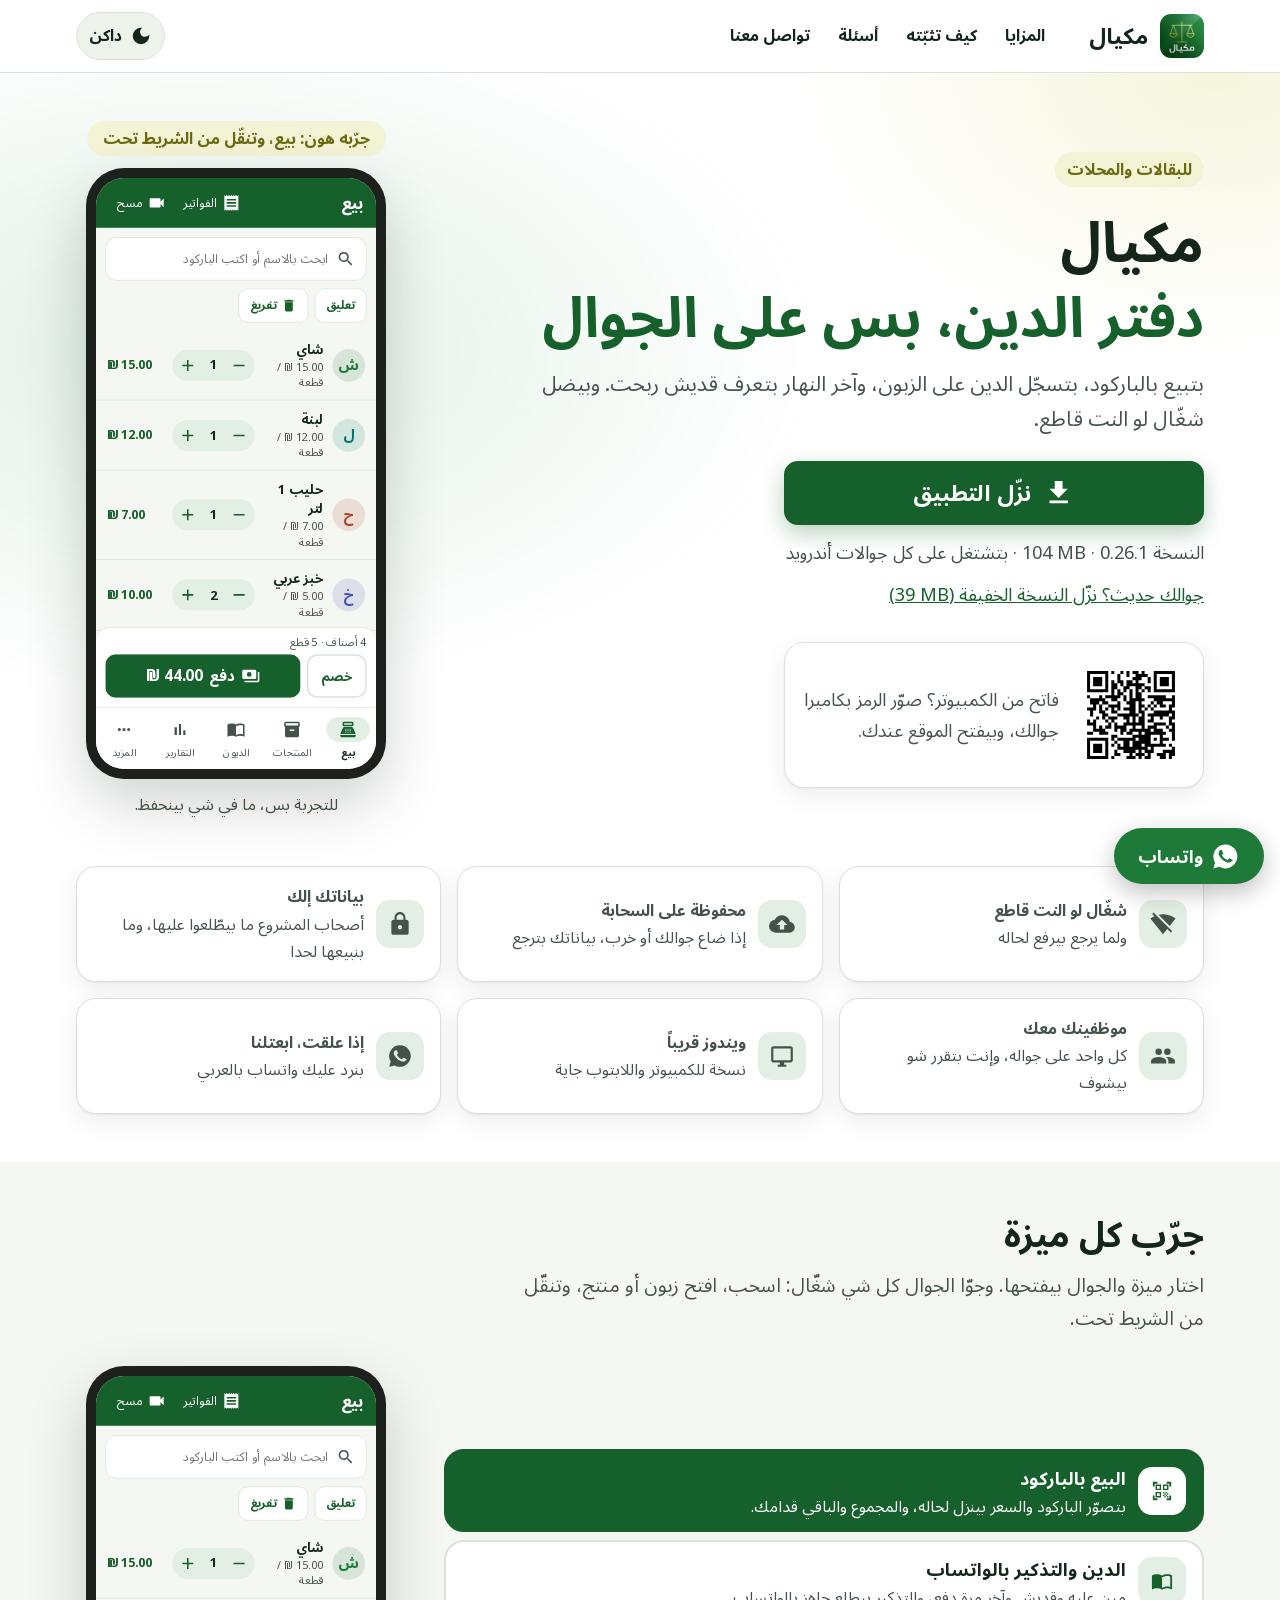
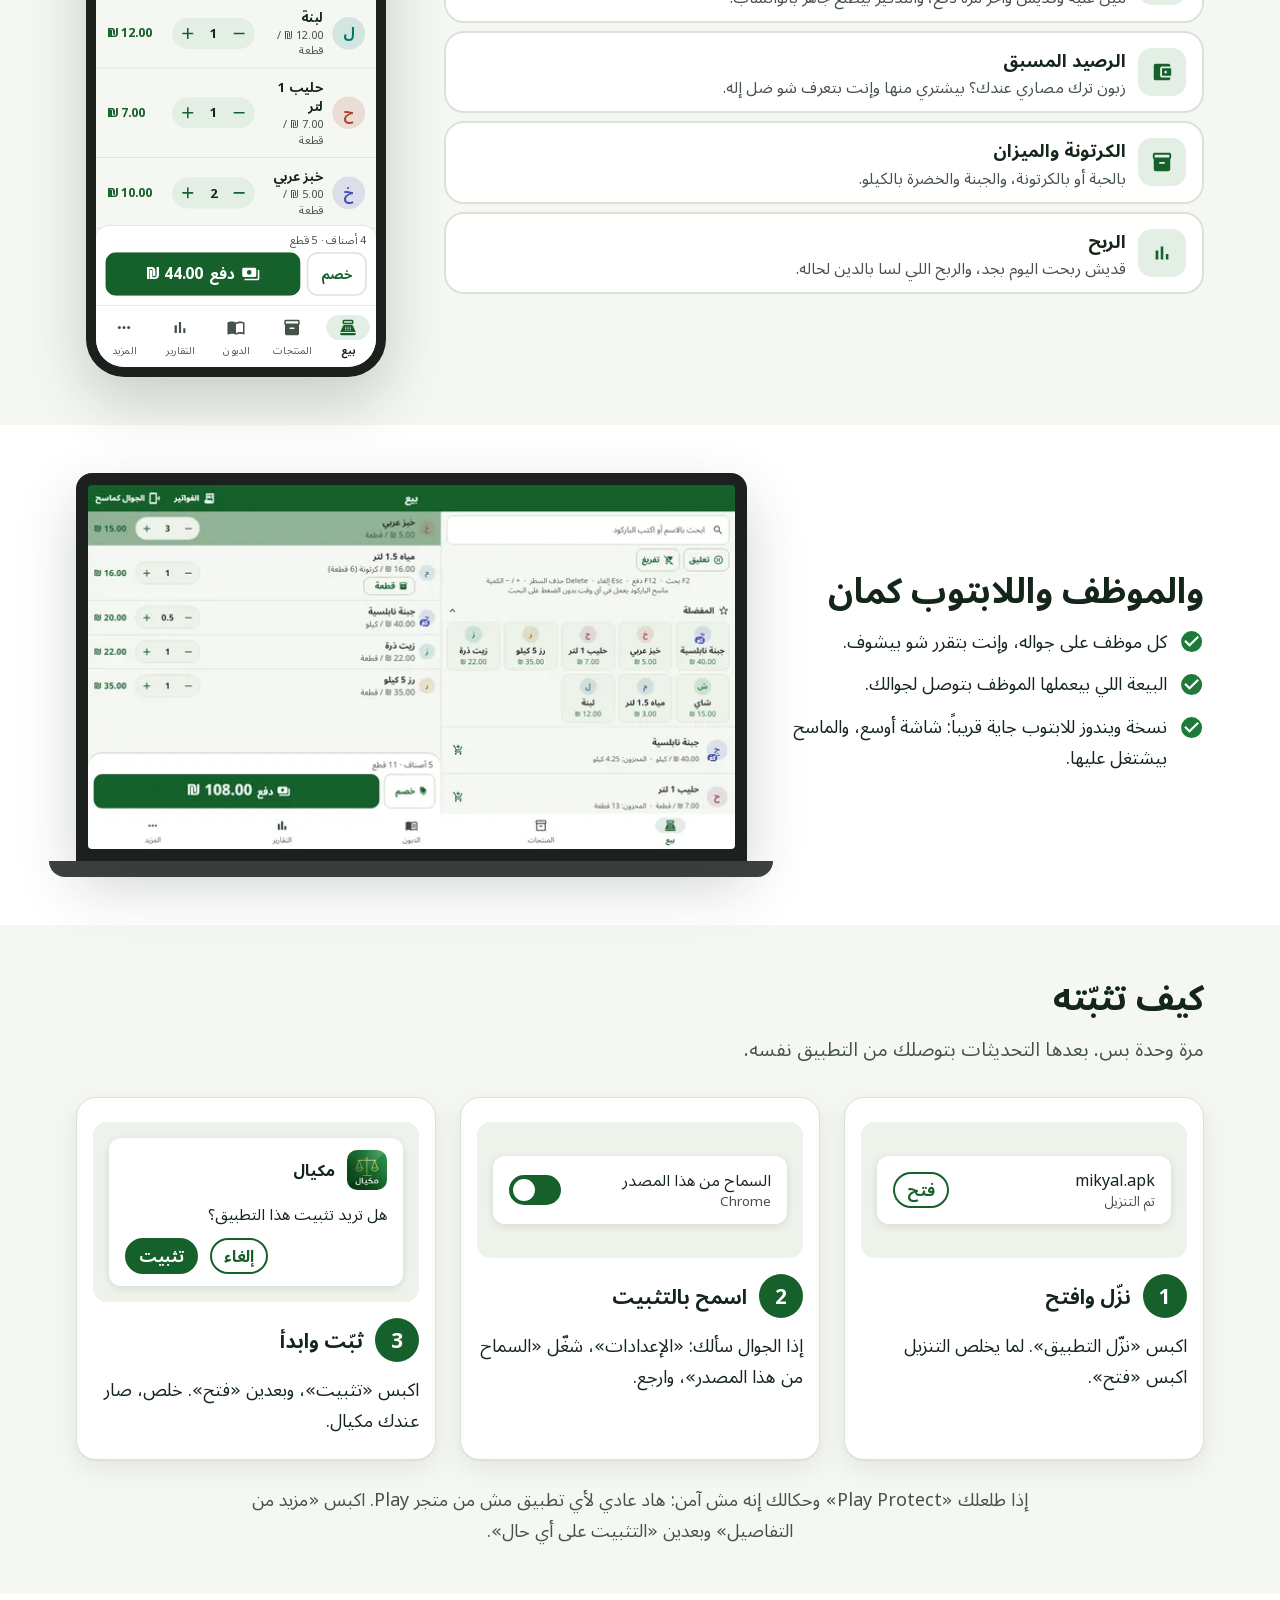
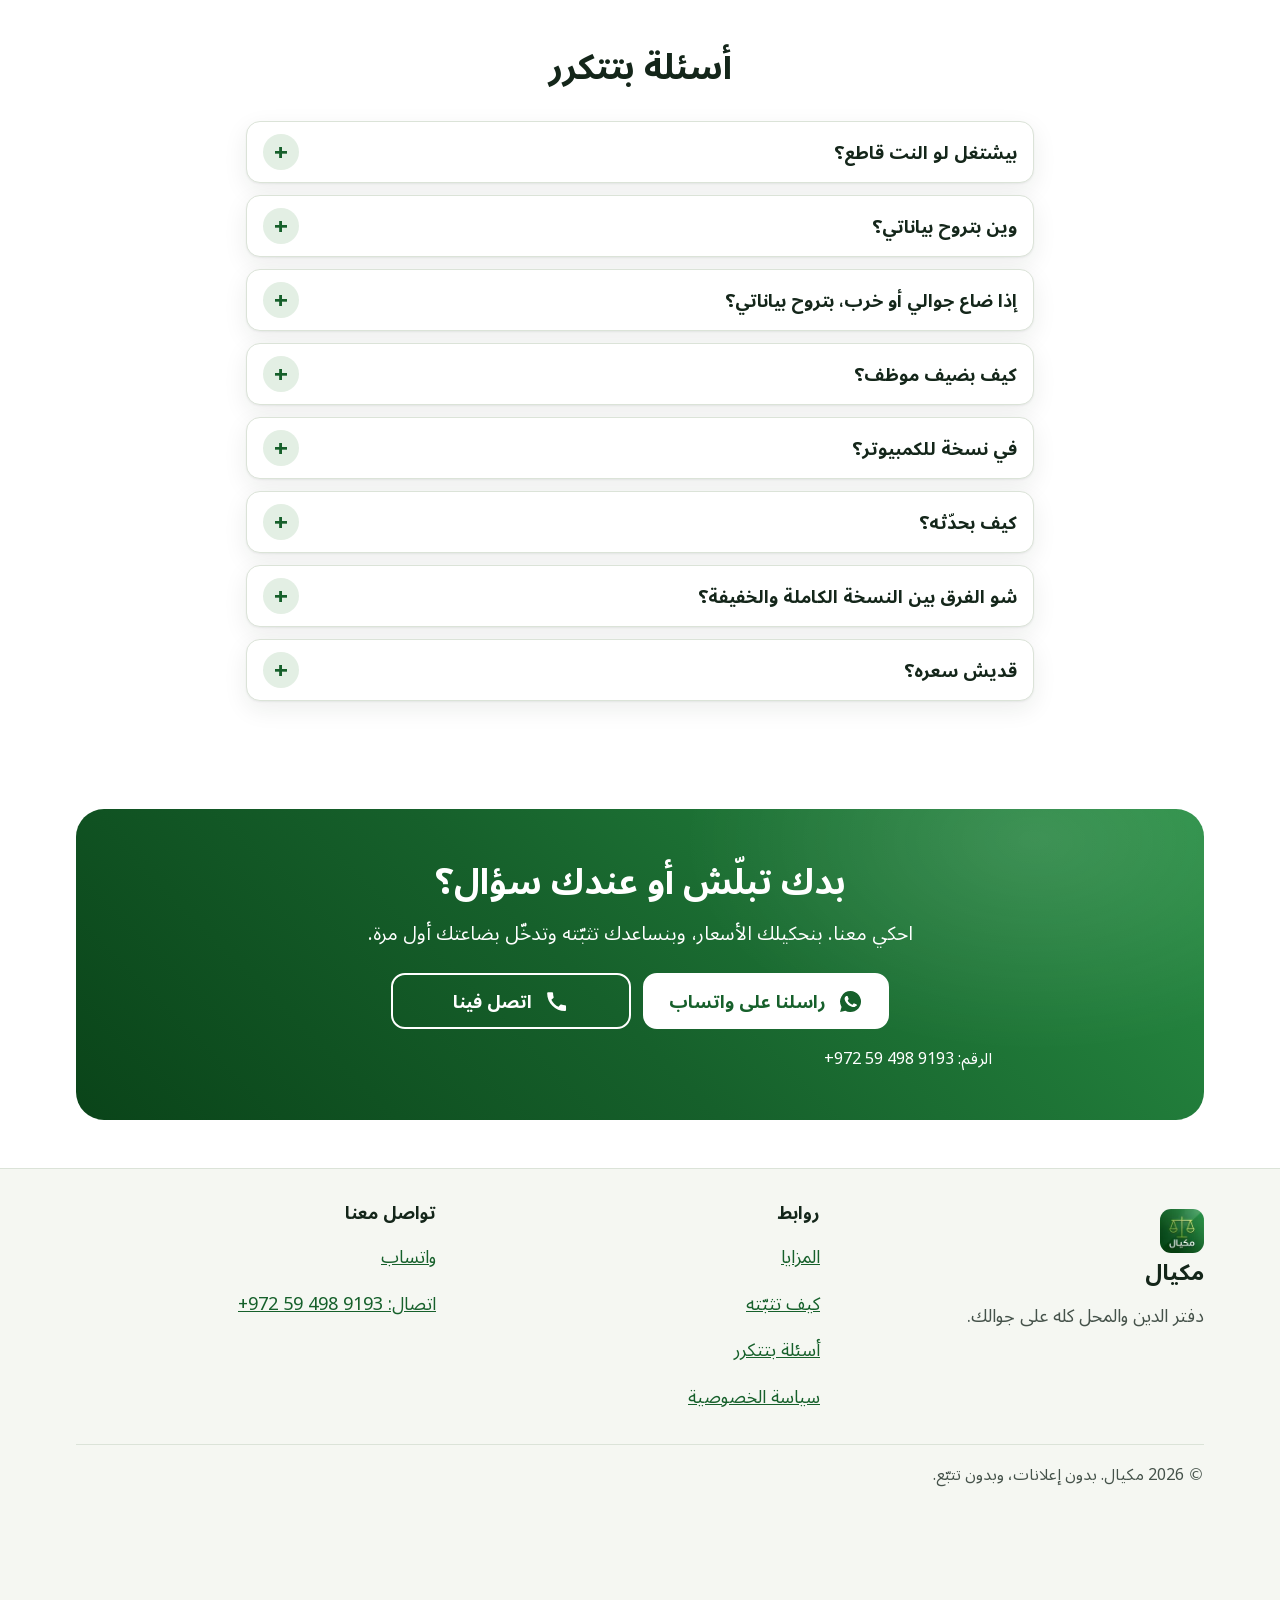
<file: index.html>
<!doctype html>
<html lang="ar" dir="rtl">
<head>
<meta charset="utf-8">
<meta name="viewport" content="width=device-width, initial-scale=1">
<script>try{if(localStorage.getItem('theme')==='dark')document.documentElement.dataset.theme='dark'}catch(e){}</script>
<title>مكيال: دفتر المحل على جوالك</title>
<meta name="description" content="مكيال تطبيق للمحلات والبقالات: بيع بالباركود، ديون الزبائن والتذكير بالواتساب، المخزون، والربح كل يوم. بيشتغل بدون نت. نزّله على جوالك الأندرويد.">
<link rel="canonical" href="https://binnibal.github.io/mikyal-site/">
<meta name="theme-color" content="#16602b">
<meta property="og:type" content="website">
<meta property="og:locale" content="ar_AR">
<meta property="og:site_name" content="مكيال">
<meta property="og:title" content="مكيال: دفتر المحل على جوالك">
<meta property="og:description" content="بيع بالباركود، ديون الزبائن والتذكير بالواتساب، والربح كل يوم. بيشتغل بدون نت.">
<meta property="og:url" content="https://binnibal.github.io/mikyal-site/">
<meta property="og:image" content="https://binnibal.github.io/mikyal-site/og.jpg">
<meta property="og:image:width" content="1200">
<meta property="og:image:height" content="630">
<meta property="og:image:alt" content="شعار مكيال وجوال عليه شاشة البيع">
<meta name="twitter:card" content="summary_large_image">
<link rel="icon" href="favicon.png" type="image/png" sizes="32x32">
<link rel="apple-touch-icon" href="apple-touch-icon.png">
<link rel="preload" href="fonts/arabic-700.woff2" as="font" type="font/woff2" crossorigin>
<link rel="stylesheet" href="style.css?v=202611111930">
<script src="site.js?v=202611111930" defer></script>
<script src="demo.js?v=202611111930" defer></script>
</head>
<body>
<svg width="0" height="0" style="position:absolute" aria-hidden="true">
  <symbol id="i-download" viewBox="0 0 24 24"><path fill="currentColor" d="M5 20h14v-2H5v2zM19 9h-4V3H9v6H5l7 7 7-7z"/></symbol>
  <symbol id="i-check" viewBox="0 0 24 24"><path fill="currentColor" d="M12 2a10 10 0 1 0 0 20 10 10 0 0 0 0-20zm-2 15-5-5 1.41-1.410L10 14.170l7.59-7.590L19 8l-9 9z"/></symbol>
  <symbol id="i-wa" viewBox="0 0 24 24"><path fill="currentColor" d="M12 2a10 10 0 0 0-8.6 15.1L2 22l5-1.3A10 10 0 1 0 12 2zm5.2 13.9c-.2.6-1.3 1.2-1.8 1.2-.5.1-1 .2-3.3-.7-2.8-1.1-4.5-3.9-4.7-4.1-.1-.2-1.1-1.5-1.1-2.9s.7-2 1-2.3c.2-.3.6-.4.8-.4h.6c.2 0 .4 0 .6.5l.8 2c.1.2.1.3 0 .5l-.4.6-.3.4c-.1.1-.3.3-.1.6.2.3.8 1.3 1.7 2.1 1.2 1 2.1 1.3 2.4 1.5.3.1.5.1.6-.1l.9-1c.2-.3.4-.2.6-.1l1.9.9c.3.1.5.2.5.3.1.2.1.7-.1 1.4z"/></symbol>
  <symbol id="i-call" viewBox="0 0 24 24"><path fill="currentColor" d="M20.01 15.38c-1.23 0-2.42-.2-3.53-.56a.977.977 0 0 0-1.01.24l-1.57 1.97c-2.83-1.35-5.48-3.9-6.89-6.83l1.95-1.66c.27-.28.35-.67.24-1.02-.37-1.11-.56-2.3-.56-3.530 0-.54-.45-.99-.99-.99H4.19C3.65 3 3 3.24 3 3.99 3 13.28 10.73 21 20.01 21c.71 0 .99-.63.99-1.18v-3.45c0-.54-.45-.99-.99-.99z"/></symbol>
  <symbol id="i-moon" viewBox="0 0 24 24"><path fill="currentColor" d="M12 3a9 9 0 1 0 9 9c0-.46-.04-.92-.1-1.36a5.389 5.389 0 0 1-4.4 2.26 5.403 5.403 0 0 1-3.14-9.8c-.44-.06-.9-.1-1.36-.1z"/></symbol>
  <symbol id="i-sun" viewBox="0 0 24 24"><path fill="currentColor" d="M12 7a5 5 0 1 0 0 10 5 5 0 0 0 0-10zM2 13h2a1 1 0 0 0 0-2H2a1 1 0 0 0 0 2zm18 0h2a1 1 0 0 0 0-2h-2a1 1 0 0 0 0 2zM11 2v2a1 1 0 0 0 2 0V2a1 1 0 0 0-2 0zm0 18v2a1 1 0 0 0 2 0v-2a1 1 0 0 0-2 0zM5.99 4.58a1 1 0 0 0-1.41 1.41l1.06 1.06a1 1 0 0 0 1.41-1.41L5.99 4.58zm12.37 12.37a1 1 0 0 0-1.41 1.41l1.06 1.06a1 1 0 0 0 1.41-1.41l-1.06-1.06zm1.06-10.96a1 1 0 0 0-1.41-1.41l-1.06 1.06a1 1 0 0 0 1.41 1.41l1.06-1.06zM7.05 18.36a1 1 0 0 0-1.41-1.41l-1.06 1.06a1 1 0 0 0 1.41 1.41l1.06-1.06z"/></symbol>
  <symbol id="i-scan" viewBox="0 0 24 24"><path fill="currentColor" d="M9.5 6.5v3h-3v-3h3M11 5H5v6h6V5zm-1.5 9.5v3h-3v-3h3M11 13H5v6h6v-6zm6.5-6.5v3h-3v-3h3M19 5h-6v6h6V5zm-6 8h1.5v1.5H13V13zm1.5 1.5H16V16h-1.5v-1.5zM16 13h1.5v1.5H16V13zm-3 3h1.5v1.5H13V16zm1.5 1.5H16V19h-1.5v-1.5zM16 16h1.5v1.5H16V16zm1.5-1.5H19V16h-1.5v-1.5zm0 3H19V19h-1.5v-1.5zM22 7h-2V4h-3V2h5v5zm0 15v-5h-2v3h-3v2h5zM2 22h5v-2H4v-3H2v5zM2 2v5h2V4h3V2H2z"/></symbol>
  <symbol id="i-book" viewBox="0 0 24 24"><path fill="currentColor" d="M21 5c-1.11-.35-2.33-.5-3.5-.5-1.95 0-4.05.4-5.5 1.5-1.45-1.1-3.55-1.5-5.5-1.5S2.45 4.9 1 6v14.65c0 .25.25.5.5.5.1 0 .15-.05.25-.05C3.1 20.45 5.05 20 6.5 20c1.95 0 4.05.4 5.5 1.5 1.35-.85 3.8-1.5 5.5-1.5 1.65 0 3.35.3 4.75 1.05.1.05.15.05.25.05.25 0 .5-.25.5-.5V6c-.6-.45-1.25-.75-2-1zm0 13.5c-1.1-.35-2.3-.5-3.5-.5-1.7 0-4.15.65-5.5 1.5V8c1.35-.85 3.8-1.5 5.5-1.5 1.2 0 2.4.15 3.5.5v11.5z"/></symbol>
  <symbol id="i-wallet" viewBox="0 0 24 24"><path fill="currentColor" d="M21 18v1c0 1.1-.9 2-2 2H5a2 2 0 0 1-2-2V5a2 2 0 0 1 2-2h14c1.1 0 2 .9 2 2v1h-9a2 2 0 0 0-2 2v8a2 2 0 0 0 2 2h9zm-9-2h10V8H12v8zm4-2.5c-.83 0-1.5-.67-1.5-1.5s.67-1.5 1.5-1.5 1.5.67 1.5 1.5-.67 1.5-1.5 1.5z"/></symbol>
  <symbol id="i-box" viewBox="0 0 24 24"><path fill="currentColor" d="M20 2H4c-1 0-2 .9-2 2v3.01c0 .72.43 1.34 1 1.69V20c0 1.1 1.1 2 2 2h14c.9 0 2-.9 2-2V8.7c.57-.35 1-.97 1-1.69V4c0-1.1-1-2-2-2zm-5 12H9v-2h6v2zm5-7H4V4l16-.02V7z"/></symbol>
  <symbol id="i-chart" viewBox="0 0 24 24"><path fill="currentColor" d="M5 9.2h3V19H5zM10.6 5h2.8v14h-2.8zm5.6 8H19v6h-2.8z"/></symbol>
  <symbol id="i-wifi" viewBox="0 0 24 24"><path fill="currentColor" d="M23.64 7c-.45-.34-4.93-4-11.64-4-1.5 0-2.89.19-4.15.48L18.18 13.8 23.64 7zm-6.6 8.22L3.27 1.44 2 2.72l2.05 2.06C1.91 5.76.59 6.82.36 7l11.63 14.49.01.01.01-.01 3.9-4.86 3.32 3.32 1.27-1.27-3.46-3.46z"/></symbol>
  <symbol id="i-lock" viewBox="0 0 24 24"><path fill="currentColor" d="M18 8h-1V6c0-2.76-2.24-5-5-5S7 3.24 7 6v2H6c-1.1 0-2 .9-2 2v10c0 1.1.9 2 2 2h12c1.1 0 2-.9 2-2V10c0-1.1-.9-2-2-2zm-6 9c-1.1 0-2-.9-2-2s.9-2 2-2 2 .9 2 2-.9 2-2 2zm3.1-9H8.9V6c0-1.71 1.39-3.1 3.1-3.1 1.71 0 3.1 1.39 3.1 3.1v2z"/></symbol>
  <symbol id="i-next" viewBox="0 0 24 24"><path fill="currentColor" d="M20 11H7.83l5.59-5.59L12 4l-8 8 8 8 1.41-1.41L7.83 13H20v-2z"/></symbol>
  <symbol id="i-prev" viewBox="0 0 24 24"><path fill="currentColor" d="m12 4-1.41 1.41L16.17 11H4v2h12.17l-5.58 5.59L12 20l8-8z"/></symbol>
  <symbol id="i-pos" viewBox="0 0 24 24"><path fill="currentColor" d="M17 2H7c-1.1 0-2 .9-2 2v2c0 1.1.9 2 2 2h10c1.1 0 2-.9 2-2V4c0-1.1-.9-2-2-2zm0 4H7V4h10v2zm3 16H4c-1.1 0-2-.9-2-2v-1h20v1c0 1.1-.9 2-2 2zm-1.47-11.81A2 2 0 0 0 16.7 9H7.3c-.79 0-1.51.47-1.83 1.19L2 18h20l-3.47-7.81zM9.5 16h-1a.5.5 0 0 1 0-1h1a.5.5 0 0 1 0 1zm0-2h-1a.5.5 0 0 1 0-1h1a.5.5 0 0 1 0 1zm0-2h-1a.5.5 0 0 1 0-1h1a.5.5 0 0 1 0 1zm3 4h-1a.5.5 0 0 1 0-1h1a.5.5 0 0 1 0 1zm0-2h-1a.5.5 0 0 1 0-1h1a.5.5 0 0 1 0 1zm0-2h-1a.5.5 0 0 1 0-1h1a.5.5 0 0 1 0 1zm3 4h-1a.5.5 0 0 1 0-1h1a.5.5 0 0 1 0 1zm0-2h-1a.5.5 0 0 1 0-1h1a.5.5 0 0 1 0 1zm0-2h-1a.5.5 0 0 1 0-1h1a.5.5 0 0 1 0 1z"/></symbol>
  <symbol id="i-dots" viewBox="0 0 24 24"><path fill="currentColor" d="M6 10a2 2 0 1 0 0 4 2 2 0 0 0 0-4zm12 0a2 2 0 1 0 0 4 2 2 0 0 0 0-4zm-6 0a2 2 0 1 0 0 4 2 2 0 0 0 0-4z"/></symbol>
  <symbol id="i-search" viewBox="0 0 24 24"><path fill="currentColor" d="M15.5 14h-.79l-.28-.27A6.47 6.47 0 0 0 16 9.5 6.5 6.5 0 1 0 9.5 16c1.61 0 3.09-.59 4.23-1.57l.27.28v.79l5 4.99L20.49 19l-4.99-5zm-6 0C7.01 14 5 11.99 5 9.5S7.01 5 9.5 5 14 7.01 14 9.5 11.99 14 9.5 14z"/></symbol>
  <symbol id="i-plus" viewBox="0 0 24 24"><path fill="currentColor" d="M19 13h-6v6h-2v-6H5v-2h6V5h2v6h6v2z"/></symbol>
  <symbol id="i-minus" viewBox="0 0 24 24"><path fill="currentColor" d="M19 13H5v-2h14v2z"/></symbol>
  <symbol id="i-receipt" viewBox="0 0 24 24"><path fill="currentColor" d="M18 17H6v-2h12v2zm0-4H6v-2h12v2zm0-4H6V7h12v2zM3 22l1.5-1.5L6 22l1.5-1.5L9 22l1.5-1.5L12 22l1.5-1.5L15 22l1.5-1.5L18 22l1.5-1.5L21 22V2l-1.5 1.5L18 2l-1.5 1.5L15 2l-1.5 1.5L12 2l-1.5 1.5L9 2 7.5 3.5 6 2 4.5 3.5 3 2v20z"/></symbol>
  <symbol id="i-cam" viewBox="0 0 24 24"><path fill="currentColor" d="M17 10.5V7a1 1 0 0 0-1-1H4a1 1 0 0 0-1 1v10a1 1 0 0 0 1 1h12a1 1 0 0 0 1-1v-3.5l4 4v-11l-4 4z"/></symbol>
  <symbol id="i-trash" viewBox="0 0 24 24"><path fill="currentColor" d="M6 19c0 1.1.9 2 2 2h8c1.1 0 2-.9 2-2V7H6v12zM19 4h-3.5l-1-1h-5l-1 1H5v2h14V4z"/></symbol>
  <symbol id="i-pay" viewBox="0 0 24 24"><path fill="currentColor" d="M19 14V6c0-1.1-.9-2-2-2H3c-1.1 0-2 .9-2 2v8c0 1.1.9 2 2 2h14c1.1 0 2-.9 2-2zm-9-1a3 3 0 1 1 0-6 3 3 0 0 1 0 6zm13-6v11c0 1.1-.9 2-2 2H4v-2h17V7h2z"/></symbol>
  <symbol id="i-share" viewBox="0 0 24 24"><path fill="currentColor" d="M18 16.08c-.76 0-1.44.3-1.96.77L8.91 12.7c.05-.23.09-.46.09-.7s-.04-.47-.09-.7l7.05-4.11A3 3 0 1 0 15 5c0 .24.04.47.09.7L8.04 9.81A3 3 0 1 0 6 15c.79 0 1.5-.31 2.04-.81l7.12 4.16c-.05.21-.08.43-.08.65A2.92 2.92 0 1 0 18 16.08z"/></symbol>
  <symbol id="i-tune" viewBox="0 0 24 24"><path fill="currentColor" d="M3 17v2h6v-2H3zM3 5v2h10V5H3zm10 16v-2h8v-2h-8v-2h-2v6h2zM7 9v2H3v2h4v2h2V9H7zm14 4v-2H11v2h10zm-6-4h2V7h4V5h-4V3h-2v6z"/></symbol>
  <symbol id="i-sync" viewBox="0 0 24 24"><path fill="currentColor" d="M12 4V1L8 5l4 4V6c3.31 0 6 2.69 6 6 0 1.01-.25 1.97-.7 2.8l1.46 1.46A7.93 7.93 0 0 0 20 12c0-4.42-3.58-8-8-8zm0 14c-3.31 0-6-2.69-6-6 0-1.01.25-1.97.7-2.8L5.24 7.74A7.93 7.93 0 0 0 4 12c0 4.42 3.58 8 8 8v3l4-4-4-4v3z"/></symbol>
  <symbol id="i-text" viewBox="0 0 24 24"><path fill="currentColor" d="M9 4v3h5v12h3V7h5V4H9zm-6 8h3v7h3v-7h3V9H3v3z"/></symbol>
  <symbol id="i-people" viewBox="0 0 24 24"><path fill="currentColor" d="M16 11a3 3 0 1 0 0-6 3 3 0 0 0 0 6zm-8 0a3 3 0 1 0 0-6 3 3 0 0 0 0 6zm0 2c-2.33 0-7 1.17-7 3.5V19h14v-2.5c0-2.33-4.67-3.5-7-3.5zm8 0c-.29 0-.62.02-.97.05 1.16.84 1.97 1.97 1.97 3.45V19h6v-2.5c0-2.33-4.67-3.5-7-3.5z"/></symbol>
  <symbol id="i-desktop" viewBox="0 0 24 24"><path fill="currentColor" d="M20 3H4c-1.1 0-2 .9-2 2v11c0 1.1.9 2 2 2h6v2H8v2h8v-2h-2v-2h6c1.1 0 2-.9 2-2V5c0-1.1-.9-2-2-2zm0 13H4V5h16v11z"/></symbol>
  <symbol id="i-backup" viewBox="0 0 24 24"><path fill="currentColor" d="M19.35 10.04A7.49 7.49 0 0 0 12 4C9.11 4 6.6 5.64 5.35 8.04A6 6 0 0 0 6 20h13a5 5 0 0 0 .35-9.96zM14 13v4h-4v-4H7l5-5 5 5h-3z"/></symbol>
</svg>
<a class="skip" href="#main">انتقل للمحتوى</a>

<header class="site-head">
  <div class="wrap">
    <a class="brand" href="./">
      <img src="img/logo.webp" srcset="img/logo.webp 1x, img/logo@2x.webp 2x" width="44" height="44" alt="">
      <span>مكيال</span>
    </a>
    <nav class="nav" aria-label="أقسام الصفحة">
      <a href="#tour">المزايا</a>
      <a href="#install">كيف تثبّته</a>
      <a href="#faq">أسئلة</a>
      <a href="#contact">تواصل معنا</a>
    </nav>
    <button class="theme-btn" type="button" aria-pressed="false">
      <svg class="icon moon" aria-hidden="true"><use href="#i-moon"/></svg>
      <svg class="icon sun" aria-hidden="true"><use href="#i-sun"/></svg>
      <span class="to-dark">داكن</span><span class="to-light">فاتح</span>
    </button>
  </div>
</header>

<main id="main">
  <section class="hero">
    <div class="wrap">
      <div class="hero-text">
        <p class="eyebrow">للبقالات والمحلات</p>
        <h1>مكيال <span>دفتر الدين، بس على الجوال</span></h1>
        <p class="lead">بتبيع بالباركود، بتسجّل الدين على الزبون، وآخر النهار بتعرف قديش ربحت. وبيضل شغّال لو النت قاطع.</p>
        <a class="btn btn-main" href="https://github.com/binnibal/mikyal-site/releases/latest/download/mikyal.apk" download>
          <svg class="icon" aria-hidden="true"><use href="#i-download"/></svg>
          <span>نزّل التطبيق</span>
        </a>
        <p class="meta">النسخة <span dir="ltr" data-v>0.26.1</span> · <span dir="ltr" data-full>104 MB</span> · بتشتغل على كل جوالات أندرويد</p>
        <p class="light-link"><a href="https://github.com/binnibal/mikyal-site/releases/latest/download/mikyal-light.apk" download>جوالك حديث؟ نزّل النسخة الخفيفة (<span dir="ltr" data-light>39 MB</span>)</a></p>
        <div class="qr">
          <img src="img/qr.svg" width="112" height="112" alt="رمز QR لرابط موقع مكيال">
          <p>فاتح من الكمبيوتر؟ صوّر الرمز بكاميرا جوالك، وبيفتح الموقع عندك.</p>
        </div>
      </div>
      <div class="hero-shot">
        <p class="demo-hint">جرّبه هون: بيع، وتنقّل من الشريط تحت</p>
        <div class="phone">
          <div class="app-frame">
            <div class="app" data-demo role="region" aria-label="نسخة تجريبية من تطبيق مكيال">
              <noscript><img class="app-still" src="img/sell-light.webp" width="360" height="760" alt="شاشة البيع في مكيال"></noscript>
            </div>
          </div>
        </div>
        <p class="demo-note">للتجربة بس، ما في شي بينحفظ.</p>
      </div>
    </div>
  </section>

  <section class="trust-sec" aria-label="ليش مكيال">
    <div class="wrap">
      <ul class="trust">
        <li><span class="ico"><svg class="icon" aria-hidden="true"><use href="#i-wifi"/></svg></span><span><strong>شغّال لو النت قاطع</strong>ولما يرجع بيرفع لحاله</span></li>
        <li><span class="ico"><svg class="icon" aria-hidden="true"><use href="#i-backup"/></svg></span><span><strong>محفوظة على السحابة</strong>إذا ضاع جوالك أو خرب، بياناتك بترجع</span></li>
        <li><span class="ico"><svg class="icon" aria-hidden="true"><use href="#i-lock"/></svg></span><span><strong>بياناتك إلك</strong>أصحاب المشروع ما بيطّلعوا عليها، وما بنبيعها لحدا</span></li>
        <li><span class="ico"><svg class="icon" aria-hidden="true"><use href="#i-people"/></svg></span><span><strong>موظفينك معك</strong>كل واحد على جواله، وإنت بتقرر شو بيشوف</span></li>
        <li><span class="ico"><svg class="icon" aria-hidden="true"><use href="#i-desktop"/></svg></span><span><strong>ويندوز قريباً</strong>نسخة للكمبيوتر واللابتوب جاية</span></li>
        <li><span class="ico"><svg class="icon" aria-hidden="true"><use href="#i-wa"/></svg></span><span><strong>إذا علقت، ابعتلنا</strong>بنرد عليك واتساب بالعربي</span></li>
      </ul>
    </div>
  </section>

  <section class="tint" id="tour" aria-labelledby="tour-head">
    <div class="wrap">
      <div class="section-head">
        <h2 id="tour-head">جرّب كل ميزة</h2>
        <p>اختار ميزة والجوال بيفتحها. وجوّا الجوال كل شي شغّال: اسحب، افتح زبون أو منتج، وتنقّل من الشريط تحت.</p>
      </div>
      <div class="tour">
        <div class="tabs" role="group" aria-label="مزايا التطبيق">
          <button class="tab" type="button" id="t-sell" aria-pressed="true" data-go="sell">
            <span class="ico"><svg class="icon" aria-hidden="true"><use href="#i-scan"/></svg></span>
            <span class="tab-text"><span class="tab-title">البيع بالباركود</span><span class="desc">بتصوّر الباركود والسعر بينزل لحاله، والمجموع والباقي قدامك.</span></span>
          </button>
          <button class="tab" type="button" id="t-debts" aria-pressed="false" data-go="debts">
            <span class="ico"><svg class="icon" aria-hidden="true"><use href="#i-book"/></svg></span>
            <span class="tab-text"><span class="tab-title">الدين والتذكير بالواتساب</span><span class="desc">مين عليه وقديش وآخر مرة دفع، والتذكير بيطلع جاهز بالواتساب.</span></span>
          </button>
          <button class="tab" type="button" id="t-credit" aria-pressed="false" data-go="cust:ra">
            <span class="ico"><svg class="icon" aria-hidden="true"><use href="#i-wallet"/></svg></span>
            <span class="tab-text"><span class="tab-title">الرصيد المسبق</span><span class="desc">زبون ترك مصاري عندك؟ بيشتري منها وإنت بتعرف شو ضل إله.</span></span>
          </button>
          <button class="tab" type="button" id="t-cartons" aria-pressed="false" data-go="product:water">
            <span class="ico"><svg class="icon" aria-hidden="true"><use href="#i-box"/></svg></span>
            <span class="tab-text"><span class="tab-title">الكرتونة والميزان</span><span class="desc">بالحبة أو بالكرتونة، والجبنة والخضرة بالكيلو.</span></span>
          </button>
          <button class="tab" type="button" id="t-profit" aria-pressed="false" data-go="reports">
            <span class="ico"><svg class="icon" aria-hidden="true"><use href="#i-chart"/></svg></span>
            <span class="tab-text"><span class="tab-title">الربح</span><span class="desc">قديش ربحت اليوم بجد، والربح اللي لسا بالدين لحاله.</span></span>
          </button>
        </div>
        <div class="stage" id="tour-panel">
          <div class="phone">
            <div class="app-frame">
              <div class="app" data-demo data-tour role="region" aria-label="نسخة تجريبية من مكيال للمزايا"></div>
            </div>
          </div>
          <div class="caption" aria-live="polite">
            <h3 id="tour-title">البيع بالباركود</h3>
            <p id="tour-text">بتصوّر الباركود والسعر بينزل لحاله، والمجموع والباقي قدامك.</p>
          </div>
        </div>
      </div>
    </div>
  </section>

  <section aria-labelledby="laptop-head">
    <div class="wrap split">
      <div>
        <h2 id="laptop-head">والموظف واللابتوب كمان</h2>
        <ul class="checks">
          <li><svg class="icon" aria-hidden="true"><use href="#i-check"/></svg><span>كل موظف على جواله، وإنت بتقرر شو بيشوف.</span></li>
          <li><svg class="icon" aria-hidden="true"><use href="#i-check"/></svg><span>البيعة اللي بيعملها الموظف بتوصل لجوالك.</span></li>
          <li><svg class="icon" aria-hidden="true"><use href="#i-check"/></svg><span>نسخة ويندوز للابتوب جاية قريباً: شاشة أوسع، والماسح بيشتغل عليها.</span></li>
        </ul>
      </div>
      <div class="laptop-col">
        <figure class="laptop">
          <div class="screen">
            <img data-shot="laptop" src="img/laptop-light.webp" srcset="img/laptop-light.webp 1x, img/laptop-light@2x.webp 2x" width="640" height="360" loading="lazy" decoding="async" alt="مكيال على شاشة لابتوب: السلة على جنب، والمنتجات المفضلة على الجنب الثاني">
          </div>
          <div class="base"></div>
        </figure>
      </div>
    </div>
  </section>

  <section class="tint" aria-labelledby="install-title" id="install">
    <div class="wrap">
      <div class="section-head">
        <h2 id="install-title">كيف تثبّته</h2>
        <p>مرة وحدة بس. بعدها التحديثات بتوصلك من التطبيق نفسه.</p>
      </div>
      <ol class="steps">
        <li class="step">
          <div class="mock" aria-hidden="true">
            <div class="mock-card mock-row">
              <span>mikyal.apk<small>تم التنزيل</small></span>
              <span class="mock-btn">فتح</span>
            </div>
          </div>
          <h3>نزّل وافتح</h3>
          <p>اكبس «نزّل التطبيق». لما يخلص التنزيل اكبس «فتح».</p>
        </li>
        <li class="step">
          <div class="mock" aria-hidden="true">
            <div class="mock-card mock-row">
              <span>السماح من هذا المصدر<small>Chrome</small></span>
              <span class="switch"></span>
            </div>
          </div>
          <h3>اسمح بالتثبيت</h3>
          <p>إذا الجوال سألك: «الإعدادات»، شغّل «السماح من هذا المصدر»، وارجع.</p>
        </li>
        <li class="step">
          <div class="mock" aria-hidden="true">
            <div class="mock-card">
              <div class="mock-app"><img src="img/logo.webp" width="40" height="40" alt="" loading="lazy">مكيال</div>
              <span>هل تريد تثبيت هذا التطبيق؟</span>
              <div class="mock-actions"><span class="mock-btn">إلغاء</span><span class="mock-btn fill">تثبيت</span></div>
            </div>
          </div>
          <h3>ثبّت وابدأ</h3>
          <p>اكبس «تثبيت»، وبعدين «فتح». خلص، صار عندك مكيال.</p>
        </li>
      </ol>
      <p class="install-note">إذا طلعلك «Play Protect» وحكالك إنه مش آمن: هاد عادي لأي تطبيق مش من متجر Play. اكبس «مزيد من التفاصيل» وبعدين «التثبيت على أي حال».</p>
    </div>
  </section>

  <section aria-labelledby="faq-title" id="faq">
    <div class="wrap faq">
      <div class="section-head center"><h2 id="faq-title">أسئلة بتتكرر</h2></div>
      <details>
        <summary>بيشتغل لو النت قاطع؟</summary>
        <p>آه. بتبيع وبتسجّل الدين بدون نت، ولما يرجع النت بيرفع كل شي لحاله.</p>
      </details>
      <details>
        <summary>وين بتروح بياناتي؟</summary>
        <p>على جوالك، ونسخة محمية على السحابة (Firebase من Google) عشان ما تضيع وتوصل لأجهزتك. ولا محل ثاني بيقدر يشوفها، وإحنا أصحاب المشروع ما بنطّلع عليها، وما بنبيعها ولا بنشاركها مع حدا. التفاصيل في <a href="privacy.html">سياسة الخصوصية</a>.</p>
      </details>
      <details>
        <summary>إذا ضاع جوالي أو خرب، بتروح بياناتي؟</summary>
        <p>لا. كل شي بتسجّله بينرفع على السحابة أول ما يكون في نت. نزّل مكيال على الجوال الجديد وادخل بنفس الإيميل، وبترجعلك كل بياناتك. إذا علقت ابعتلنا واتساب.</p>
      </details>
      <details>
        <summary>كيف بضيف موظف؟</summary>
        <p>«المزيد» ثم «الموظفون» ثم «دعوة موظف». الموظف بنزّل مكيال على جواله، وإنت بتوافق عليه وبتختار شو بيشوف.</p>
      </details>
      <details>
        <summary>في نسخة للكمبيوتر؟</summary>
        <p>نسخة ويندوز جاية قريباً. لحد ما تطلع، مكيال بيشتغل على جوالات أندرويد.</p>
      </details>
      <details>
        <summary>كيف بحدّثه؟</summary>
        <p>لما تطلع نسخة جديدة التطبيق بيقلّك. اكبس «تحديث الآن» وثبّتها فوق القديمة، وبياناتك بتضل زي ما هي.</p>
      </details>
      <details>
        <summary>شو الفرق بين النسخة الكاملة والخفيفة؟</summary>
        <p>نفس التطبيق ونفس المزايا. الكاملة بتشتغل على كل الجوالات. الخفيفة أصغر بكتير وبتوفّر من الباقة، بس للجوالات الحديثة (من 2017 تقريباً). إذا الجوال رفض الخفيفة، نزّل الكاملة.</p>
      </details>
      <details>
        <summary>قديش سعره؟</summary>
        <p>احكي معنا واتساب أو اتصل، وبنحكيلك الأسعار وبنساعدك تبلّش.</p>
      </details>
    </div>
  </section>

  <section id="contact" aria-labelledby="contact-title">
    <div class="wrap">
      <div class="contact-box">
        <h2 id="contact-title">بدك تبلّش أو عندك سؤال؟</h2>
        <p>احكي معنا. بنحكيلك الأسعار، وبنساعدك تثبّته وتدخّل بضاعتك أول مرة.</p>
        <div class="contact-actions">
          <a class="btn btn-white" href="https://wa.me/972594989193?text=%D9%85%D8%B1%D8%AD%D8%A8%D8%A7%D8%8C%20%D8%A8%D8%AF%D9%8A%20%D8%A3%D8%B3%D8%A3%D9%84%20%D8%B9%D9%86%20%D9%85%D9%83%D9%8A%D8%A7%D9%84">
            <svg class="icon" aria-hidden="true"><use href="#i-wa"/></svg><span>راسلنا على واتساب</span>
          </a>
          <a class="btn btn-ghost" href="tel:+972594989193">
            <svg class="icon" aria-hidden="true"><use href="#i-call"/></svg><span>اتصل فينا</span>
          </a>
        </div>
        <p class="contact-note">الرقم: <span dir="ltr">+972 59 498 9193</span></p>
      </div>
    </div>
  </section>
</main>

<footer>
  <div class="wrap">
    <div class="foot">
      <div>
        <a class="brand" href="./"><img src="img/logo.webp" srcset="img/logo.webp 1x, img/logo@2x.webp 2x" width="44" height="44" alt="" loading="lazy"><span>مكيال</span></a>
        <p>دفتر الدين والمحل كله على جوالك.</p>
      </div>
      <nav aria-labelledby="foot-links">
        <h2 id="foot-links">روابط</h2>
        <ul>
          <li><a href="#tour">المزايا</a></li>
          <li><a href="#install">كيف تثبّته</a></li>
          <li><a href="#faq">أسئلة بتتكرر</a></li>
          <li><a href="privacy.html">سياسة الخصوصية</a></li>
        </ul>
      </nav>
      <div>
        <h2>تواصل معنا</h2>
        <ul>
          <li><a href="https://wa.me/972594989193">واتساب</a></li>
          <li><a href="tel:+972594989193">اتصال: <span dir="ltr">+972 59 498 9193</span></a></li>
        </ul>
      </div>
    </div>
    <p class="copy">© 2026 مكيال. بدون إعلانات، وبدون تتبّع.</p>
  </div>
</footer>

<a class="wa" href="https://wa.me/972594989193?text=%D9%85%D8%B1%D8%AD%D8%A8%D8%A7%D8%8C%20%D8%A8%D8%AF%D9%8A%20%D8%A3%D8%B3%D8%A3%D9%84%20%D8%B9%D9%86%20%D9%85%D9%83%D9%8A%D8%A7%D9%84">
  <svg class="icon" aria-hidden="true"><use href="#i-wa"/></svg>
  <span>واتساب</span>
</a>
</body>
</html>
</file>
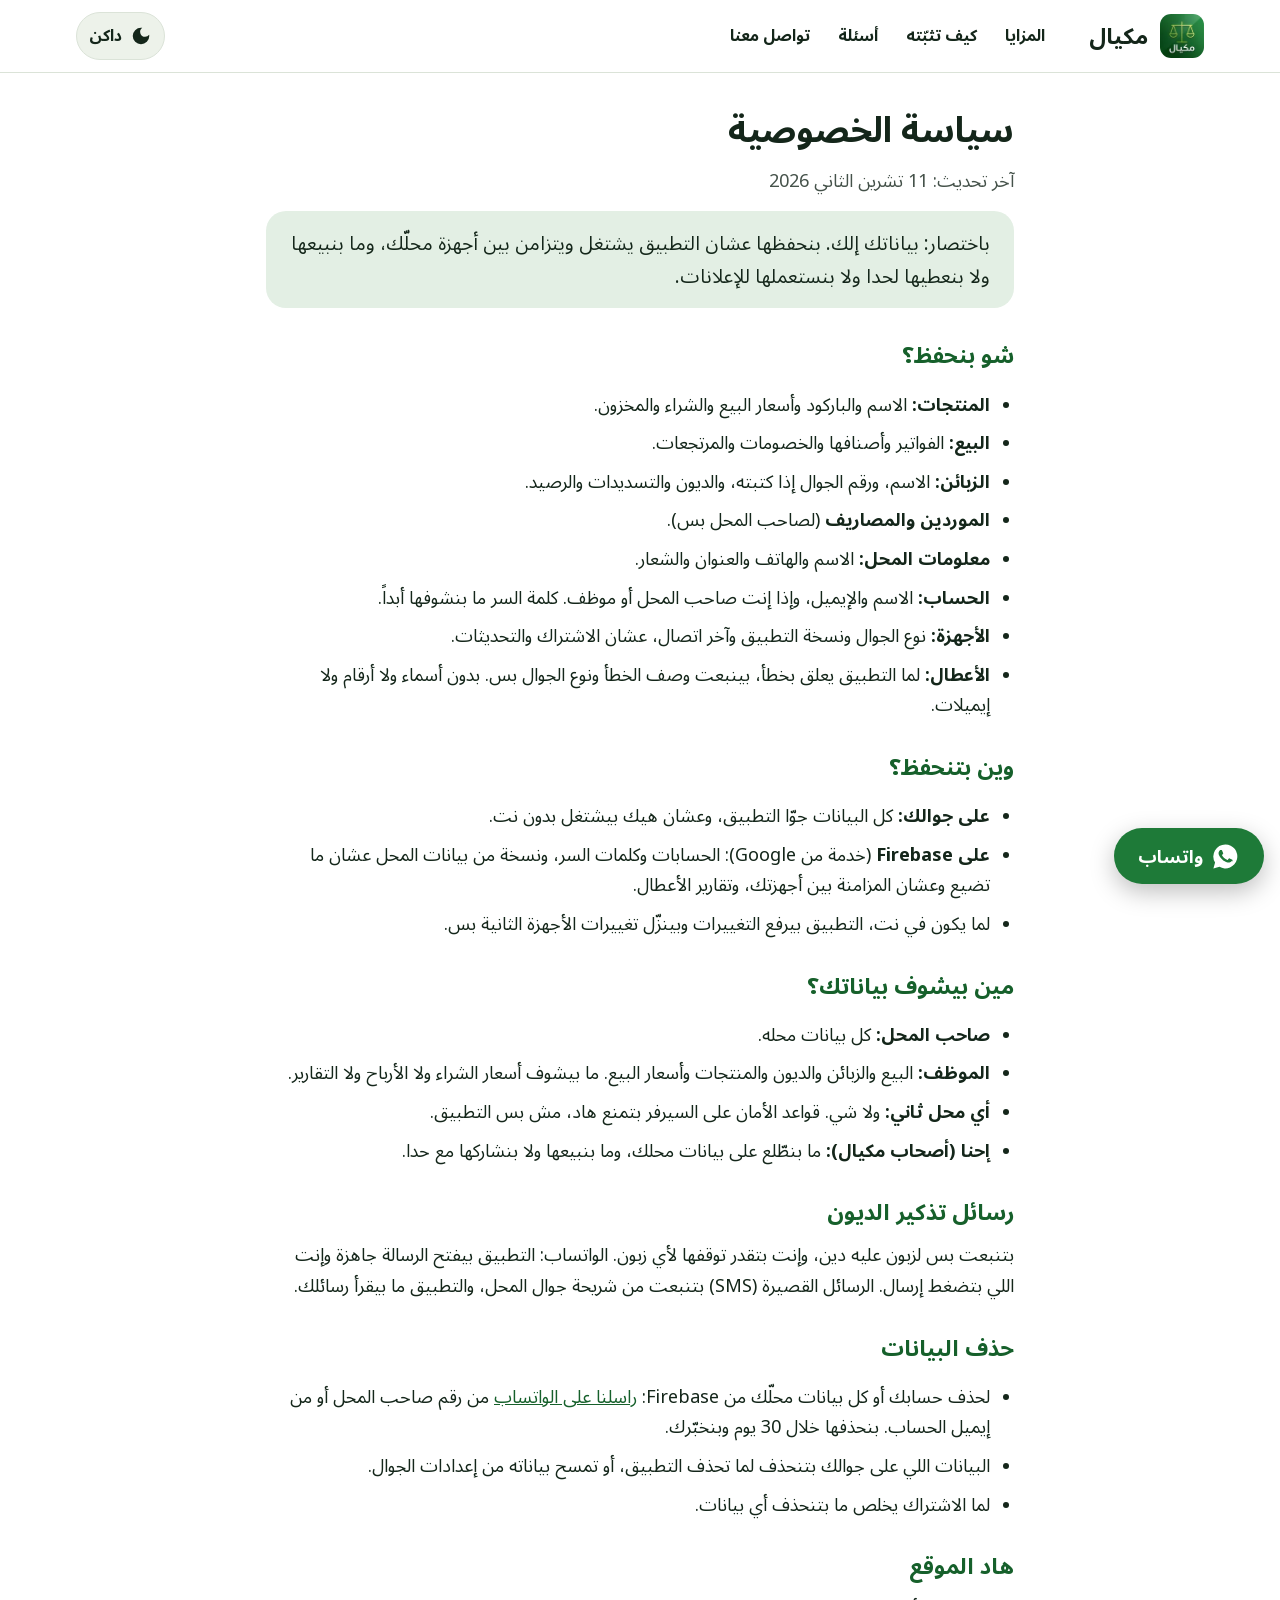
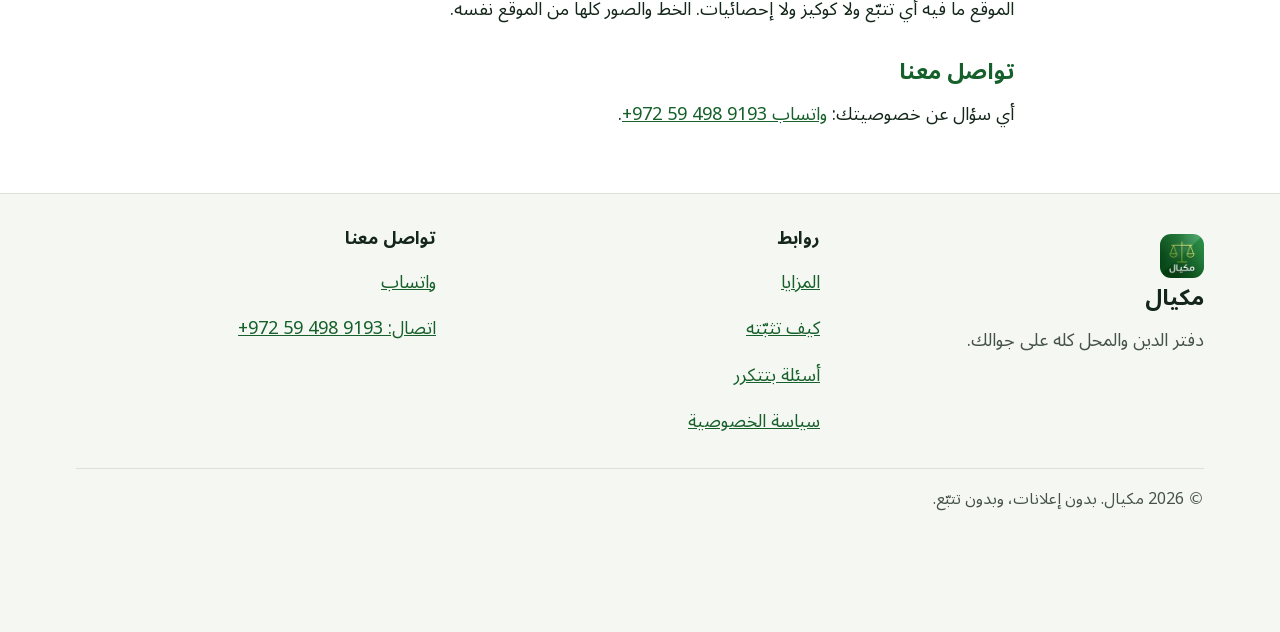
<file: privacy.html>
<!doctype html>
<html lang="ar" dir="rtl">
<head>
<meta charset="utf-8">
<meta name="viewport" content="width=device-width, initial-scale=1">
<script>try{if(localStorage.getItem('theme')==='dark')document.documentElement.dataset.theme='dark'}catch(e){}</script>
<title>سياسة الخصوصية · مكيال</title>
<meta name="description" content="شو بيحفظ تطبيق مكيال، ووين، ومين بيشوفه، وكيف تحذف بياناتك.">
<link rel="canonical" href="https://binnibal.github.io/mikyal-site/privacy.html">
<meta name="theme-color" content="#16602b">
<meta property="og:title" content="سياسة الخصوصية · مكيال">
<meta property="og:description" content="شو بيحفظ تطبيق مكيال، ووين، ومين بيشوفه، وكيف تحذف بياناتك.">
<meta property="og:image" content="https://binnibal.github.io/mikyal-site/og.jpg">
<link rel="icon" href="favicon.png" type="image/png" sizes="32x32">
<link rel="apple-touch-icon" href="apple-touch-icon.png">
<link rel="stylesheet" href="style.css?v=202611111930">
<script src="site.js?v=202611111930" defer></script>
</head>
<body>
<svg width="0" height="0" style="position:absolute" aria-hidden="true">
  <symbol id="i-download" viewBox="0 0 24 24"><path fill="currentColor" d="M5 20h14v-2H5v2zM19 9h-4V3H9v6H5l7 7 7-7z"/></symbol>
  <symbol id="i-check" viewBox="0 0 24 24"><path fill="currentColor" d="M12 2a10 10 0 1 0 0 20 10 10 0 0 0 0-20zm-2 15-5-5 1.41-1.410L10 14.170l7.59-7.590L19 8l-9 9z"/></symbol>
  <symbol id="i-wa" viewBox="0 0 24 24"><path fill="currentColor" d="M12 2a10 10 0 0 0-8.6 15.1L2 22l5-1.3A10 10 0 1 0 12 2zm5.2 13.9c-.2.6-1.3 1.2-1.8 1.2-.5.1-1 .2-3.3-.7-2.8-1.1-4.5-3.9-4.7-4.1-.1-.2-1.1-1.5-1.1-2.9s.7-2 1-2.3c.2-.3.6-.4.8-.4h.6c.2 0 .4 0 .6.5l.8 2c.1.2.1.3 0 .5l-.4.6-.3.4c-.1.1-.3.3-.1.6.2.3.8 1.3 1.7 2.1 1.2 1 2.1 1.3 2.4 1.5.3.1.5.1.6-.1l.9-1c.2-.3.4-.2.6-.1l1.9.9c.3.1.5.2.5.3.1.2.1.7-.1 1.4z"/></symbol>
  <symbol id="i-call" viewBox="0 0 24 24"><path fill="currentColor" d="M20.01 15.38c-1.23 0-2.42-.2-3.53-.56a.977.977 0 0 0-1.01.24l-1.57 1.97c-2.83-1.35-5.48-3.9-6.89-6.83l1.95-1.66c.27-.28.35-.67.24-1.02-.37-1.11-.56-2.3-.56-3.530 0-.54-.45-.99-.99-.99H4.19C3.65 3 3 3.24 3 3.99 3 13.28 10.73 21 20.01 21c.71 0 .99-.63.99-1.18v-3.45c0-.54-.45-.99-.99-.99z"/></symbol>
  <symbol id="i-moon" viewBox="0 0 24 24"><path fill="currentColor" d="M12 3a9 9 0 1 0 9 9c0-.46-.04-.92-.1-1.36a5.389 5.389 0 0 1-4.4 2.26 5.403 5.403 0 0 1-3.14-9.8c-.44-.06-.9-.1-1.36-.1z"/></symbol>
  <symbol id="i-sun" viewBox="0 0 24 24"><path fill="currentColor" d="M12 7a5 5 0 1 0 0 10 5 5 0 0 0 0-10zM2 13h2a1 1 0 0 0 0-2H2a1 1 0 0 0 0 2zm18 0h2a1 1 0 0 0 0-2h-2a1 1 0 0 0 0 2zM11 2v2a1 1 0 0 0 2 0V2a1 1 0 0 0-2 0zm0 18v2a1 1 0 0 0 2 0v-2a1 1 0 0 0-2 0zM5.99 4.58a1 1 0 0 0-1.41 1.41l1.06 1.06a1 1 0 0 0 1.41-1.41L5.99 4.58zm12.37 12.37a1 1 0 0 0-1.41 1.41l1.06 1.06a1 1 0 0 0 1.41-1.41l-1.06-1.06zm1.06-10.96a1 1 0 0 0-1.41-1.41l-1.06 1.06a1 1 0 0 0 1.41 1.41l1.06-1.06zM7.05 18.36a1 1 0 0 0-1.41-1.41l-1.06 1.06a1 1 0 0 0 1.41 1.41l1.06-1.06z"/></symbol>
  <symbol id="i-scan" viewBox="0 0 24 24"><path fill="currentColor" d="M9.5 6.5v3h-3v-3h3M11 5H5v6h6V5zm-1.5 9.5v3h-3v-3h3M11 13H5v6h6v-6zm6.5-6.5v3h-3v-3h3M19 5h-6v6h6V5zm-6 8h1.5v1.5H13V13zm1.5 1.5H16V16h-1.5v-1.5zM16 13h1.5v1.5H16V13zm-3 3h1.5v1.5H13V16zm1.5 1.5H16V19h-1.5v-1.5zM16 16h1.5v1.5H16V16zm1.5-1.5H19V16h-1.5v-1.5zm0 3H19V19h-1.5v-1.5zM22 7h-2V4h-3V2h5v5zm0 15v-5h-2v3h-3v2h5zM2 22h5v-2H4v-3H2v5zM2 2v5h2V4h3V2H2z"/></symbol>
  <symbol id="i-book" viewBox="0 0 24 24"><path fill="currentColor" d="M21 5c-1.11-.35-2.33-.5-3.5-.5-1.95 0-4.05.4-5.5 1.5-1.45-1.1-3.55-1.5-5.5-1.5S2.45 4.9 1 6v14.65c0 .25.25.5.5.5.1 0 .15-.05.25-.05C3.1 20.45 5.05 20 6.5 20c1.95 0 4.05.4 5.5 1.5 1.35-.85 3.8-1.5 5.5-1.5 1.65 0 3.35.3 4.75 1.05.1.05.15.05.25.05.25 0 .5-.25.5-.5V6c-.6-.45-1.25-.75-2-1zm0 13.5c-1.1-.35-2.3-.5-3.5-.5-1.7 0-4.15.65-5.5 1.5V8c1.35-.85 3.8-1.5 5.5-1.5 1.2 0 2.4.15 3.5.5v11.5z"/></symbol>
  <symbol id="i-wallet" viewBox="0 0 24 24"><path fill="currentColor" d="M21 18v1c0 1.1-.9 2-2 2H5a2 2 0 0 1-2-2V5a2 2 0 0 1 2-2h14c1.1 0 2 .9 2 2v1h-9a2 2 0 0 0-2 2v8a2 2 0 0 0 2 2h9zm-9-2h10V8H12v8zm4-2.5c-.83 0-1.5-.67-1.5-1.5s.67-1.5 1.5-1.5 1.5.67 1.5 1.5-.67 1.5-1.5 1.5z"/></symbol>
  <symbol id="i-box" viewBox="0 0 24 24"><path fill="currentColor" d="M20 2H4c-1 0-2 .9-2 2v3.01c0 .72.43 1.34 1 1.69V20c0 1.1 1.1 2 2 2h14c.9 0 2-.9 2-2V8.7c.57-.35 1-.97 1-1.69V4c0-1.1-1-2-2-2zm-5 12H9v-2h6v2zm5-7H4V4l16-.02V7z"/></symbol>
  <symbol id="i-chart" viewBox="0 0 24 24"><path fill="currentColor" d="M5 9.2h3V19H5zM10.6 5h2.8v14h-2.8zm5.6 8H19v6h-2.8z"/></symbol>
  <symbol id="i-wifi" viewBox="0 0 24 24"><path fill="currentColor" d="M23.64 7c-.45-.34-4.93-4-11.64-4-1.5 0-2.89.19-4.15.48L18.18 13.8 23.64 7zm-6.6 8.22L3.27 1.44 2 2.72l2.05 2.06C1.91 5.76.59 6.82.36 7l11.63 14.49.01.01.01-.01 3.9-4.86 3.32 3.32 1.27-1.27-3.46-3.46z"/></symbol>
  <symbol id="i-lock" viewBox="0 0 24 24"><path fill="currentColor" d="M18 8h-1V6c0-2.76-2.24-5-5-5S7 3.24 7 6v2H6c-1.1 0-2 .9-2 2v10c0 1.1.9 2 2 2h12c1.1 0 2-.9 2-2V10c0-1.1-.9-2-2-2zm-6 9c-1.1 0-2-.9-2-2s.9-2 2-2 2 .9 2 2-.9 2-2 2zm3.1-9H8.9V6c0-1.71 1.39-3.1 3.1-3.1 1.71 0 3.1 1.39 3.1 3.1v2z"/></symbol>
  <symbol id="i-next" viewBox="0 0 24 24"><path fill="currentColor" d="M20 11H7.83l5.59-5.59L12 4l-8 8 8 8 1.41-1.41L7.83 13H20v-2z"/></symbol>
  <symbol id="i-prev" viewBox="0 0 24 24"><path fill="currentColor" d="m12 4-1.41 1.41L16.17 11H4v2h12.17l-5.58 5.59L12 20l8-8z"/></symbol>
  <symbol id="i-pos" viewBox="0 0 24 24"><path fill="currentColor" d="M17 2H7c-1.1 0-2 .9-2 2v2c0 1.1.9 2 2 2h10c1.1 0 2-.9 2-2V4c0-1.1-.9-2-2-2zm0 4H7V4h10v2zm3 16H4c-1.1 0-2-.9-2-2v-1h20v1c0 1.1-.9 2-2 2zm-1.47-11.81A2 2 0 0 0 16.7 9H7.3c-.79 0-1.51.47-1.83 1.19L2 18h20l-3.47-7.81zM9.5 16h-1a.5.5 0 0 1 0-1h1a.5.5 0 0 1 0 1zm0-2h-1a.5.5 0 0 1 0-1h1a.5.5 0 0 1 0 1zm0-2h-1a.5.5 0 0 1 0-1h1a.5.5 0 0 1 0 1zm3 4h-1a.5.5 0 0 1 0-1h1a.5.5 0 0 1 0 1zm0-2h-1a.5.5 0 0 1 0-1h1a.5.5 0 0 1 0 1zm0-2h-1a.5.5 0 0 1 0-1h1a.5.5 0 0 1 0 1zm3 4h-1a.5.5 0 0 1 0-1h1a.5.5 0 0 1 0 1zm0-2h-1a.5.5 0 0 1 0-1h1a.5.5 0 0 1 0 1zm0-2h-1a.5.5 0 0 1 0-1h1a.5.5 0 0 1 0 1z"/></symbol>
  <symbol id="i-dots" viewBox="0 0 24 24"><path fill="currentColor" d="M6 10a2 2 0 1 0 0 4 2 2 0 0 0 0-4zm12 0a2 2 0 1 0 0 4 2 2 0 0 0 0-4zm-6 0a2 2 0 1 0 0 4 2 2 0 0 0 0-4z"/></symbol>
  <symbol id="i-search" viewBox="0 0 24 24"><path fill="currentColor" d="M15.5 14h-.79l-.28-.27A6.47 6.47 0 0 0 16 9.5 6.5 6.5 0 1 0 9.5 16c1.61 0 3.09-.59 4.23-1.57l.27.28v.79l5 4.99L20.49 19l-4.99-5zm-6 0C7.01 14 5 11.99 5 9.5S7.01 5 9.5 5 14 7.01 14 9.5 11.99 14 9.5 14z"/></symbol>
  <symbol id="i-plus" viewBox="0 0 24 24"><path fill="currentColor" d="M19 13h-6v6h-2v-6H5v-2h6V5h2v6h6v2z"/></symbol>
  <symbol id="i-minus" viewBox="0 0 24 24"><path fill="currentColor" d="M19 13H5v-2h14v2z"/></symbol>
  <symbol id="i-receipt" viewBox="0 0 24 24"><path fill="currentColor" d="M18 17H6v-2h12v2zm0-4H6v-2h12v2zm0-4H6V7h12v2zM3 22l1.5-1.5L6 22l1.5-1.5L9 22l1.5-1.5L12 22l1.5-1.5L15 22l1.5-1.5L18 22l1.5-1.5L21 22V2l-1.5 1.5L18 2l-1.5 1.5L15 2l-1.5 1.5L12 2l-1.5 1.5L9 2 7.5 3.5 6 2 4.5 3.5 3 2v20z"/></symbol>
  <symbol id="i-cam" viewBox="0 0 24 24"><path fill="currentColor" d="M17 10.5V7a1 1 0 0 0-1-1H4a1 1 0 0 0-1 1v10a1 1 0 0 0 1 1h12a1 1 0 0 0 1-1v-3.5l4 4v-11l-4 4z"/></symbol>
  <symbol id="i-trash" viewBox="0 0 24 24"><path fill="currentColor" d="M6 19c0 1.1.9 2 2 2h8c1.1 0 2-.9 2-2V7H6v12zM19 4h-3.5l-1-1h-5l-1 1H5v2h14V4z"/></symbol>
  <symbol id="i-pay" viewBox="0 0 24 24"><path fill="currentColor" d="M19 14V6c0-1.1-.9-2-2-2H3c-1.1 0-2 .9-2 2v8c0 1.1.9 2 2 2h14c1.1 0 2-.9 2-2zm-9-1a3 3 0 1 1 0-6 3 3 0 0 1 0 6zm13-6v11c0 1.1-.9 2-2 2H4v-2h17V7h2z"/></symbol>
  <symbol id="i-share" viewBox="0 0 24 24"><path fill="currentColor" d="M18 16.08c-.76 0-1.44.3-1.96.77L8.91 12.7c.05-.23.09-.46.09-.7s-.04-.47-.09-.7l7.05-4.11A3 3 0 1 0 15 5c0 .24.04.47.09.7L8.04 9.81A3 3 0 1 0 6 15c.79 0 1.5-.31 2.04-.81l7.12 4.16c-.05.21-.08.43-.08.65A2.92 2.92 0 1 0 18 16.08z"/></symbol>
  <symbol id="i-tune" viewBox="0 0 24 24"><path fill="currentColor" d="M3 17v2h6v-2H3zM3 5v2h10V5H3zm10 16v-2h8v-2h-8v-2h-2v6h2zM7 9v2H3v2h4v2h2V9H7zm14 4v-2H11v2h10zm-6-4h2V7h4V5h-4V3h-2v6z"/></symbol>
  <symbol id="i-sync" viewBox="0 0 24 24"><path fill="currentColor" d="M12 4V1L8 5l4 4V6c3.31 0 6 2.69 6 6 0 1.01-.25 1.97-.7 2.8l1.46 1.46A7.93 7.93 0 0 0 20 12c0-4.42-3.58-8-8-8zm0 14c-3.31 0-6-2.69-6-6 0-1.01.25-1.97.7-2.8L5.24 7.74A7.93 7.93 0 0 0 4 12c0 4.42 3.58 8 8 8v3l4-4-4-4v3z"/></symbol>
  <symbol id="i-text" viewBox="0 0 24 24"><path fill="currentColor" d="M9 4v3h5v12h3V7h5V4H9zm-6 8h3v7h3v-7h3V9H3v3z"/></symbol>
  <symbol id="i-people" viewBox="0 0 24 24"><path fill="currentColor" d="M16 11a3 3 0 1 0 0-6 3 3 0 0 0 0 6zm-8 0a3 3 0 1 0 0-6 3 3 0 0 0 0 6zm0 2c-2.33 0-7 1.17-7 3.5V19h14v-2.5c0-2.33-4.67-3.5-7-3.5zm8 0c-.29 0-.62.02-.97.05 1.16.84 1.97 1.97 1.97 3.45V19h6v-2.5c0-2.33-4.67-3.5-7-3.5z"/></symbol>
  <symbol id="i-backup" viewBox="0 0 24 24"><path fill="currentColor" d="M19.35 10.04A7.49 7.49 0 0 0 12 4C9.11 4 6.6 5.64 5.35 8.04A6 6 0 0 0 6 20h13a5 5 0 0 0 .35-9.96zM14 13v4h-4v-4H7l5-5 5 5h-3z"/></symbol>
</svg>
<a class="skip" href="#main">انتقل للمحتوى</a>

<header class="site-head">
  <div class="wrap">
    <a class="brand" href="./">
      <img src="img/logo.webp" srcset="img/logo.webp 1x, img/logo@2x.webp 2x" width="44" height="44" alt="">
      <span>مكيال</span>
    </a>
    <nav class="nav" aria-label="أقسام الصفحة">
      <a href="./#tour">المزايا</a>
      <a href="./#install">كيف تثبّته</a>
      <a href="./#faq">أسئلة</a>
      <a href="./#contact">تواصل معنا</a>
    </nav>
    <button class="theme-btn" type="button" aria-pressed="false">
      <svg class="icon moon" aria-hidden="true"><use href="#i-moon"/></svg>
      <svg class="icon sun" aria-hidden="true"><use href="#i-sun"/></svg>
      <span class="to-dark">داكن</span><span class="to-light">فاتح</span>
    </button>
  </div>
</header>
<main id="main" class="wrap page">
  <h1>سياسة الخصوصية</h1>
  <p class="updated">آخر تحديث: 11 تشرين الثاني 2026</p>
  <p class="summary-card">باختصار: بياناتك إلك. بنحفظها عشان التطبيق يشتغل ويتزامن بين أجهزة محلّك، وما بنبيعها ولا بنعطيها لحدا ولا بنستعملها للإعلانات.</p>

  <h2>شو بنحفظ؟</h2>
  <ul>
    <li><strong>المنتجات:</strong> الاسم والباركود وأسعار البيع والشراء والمخزون.</li>
    <li><strong>البيع:</strong> الفواتير وأصنافها والخصومات والمرتجعات.</li>
    <li><strong>الزبائن:</strong> الاسم، ورقم الجوال إذا كتبته، والديون والتسديدات والرصيد.</li>
    <li><strong>الموردين والمصاريف</strong> (لصاحب المحل بس).</li>
    <li><strong>معلومات المحل:</strong> الاسم والهاتف والعنوان والشعار.</li>
    <li><strong>الحساب:</strong> الاسم والإيميل، وإذا إنت صاحب المحل أو موظف. كلمة السر ما بنشوفها أبداً.</li>
    <li><strong>الأجهزة:</strong> نوع الجوال ونسخة التطبيق وآخر اتصال، عشان الاشتراك والتحديثات.</li>
    <li><strong>الأعطال:</strong> لما التطبيق يعلق بخطأ، بينبعت وصف الخطأ ونوع الجوال بس. بدون أسماء ولا أرقام ولا إيميلات.</li>
  </ul>

  <h2>وين بتنحفظ؟</h2>
  <ul>
    <li><strong>على جوالك:</strong> كل البيانات جوّا التطبيق، وعشان هيك بيشتغل بدون نت.</li>
    <li><strong>على Firebase</strong> (خدمة من Google): الحسابات وكلمات السر، ونسخة من بيانات المحل عشان ما تضيع وعشان المزامنة بين أجهزتك، وتقارير الأعطال.</li>
    <li>لما يكون في نت، التطبيق بيرفع التغييرات وبينزّل تغييرات الأجهزة الثانية بس.</li>
  </ul>

  <h2>مين بيشوف بياناتك؟</h2>
  <ul>
    <li><strong>صاحب المحل:</strong> كل بيانات محله.</li>
    <li><strong>الموظف:</strong> البيع والزبائن والديون والمنتجات وأسعار البيع. ما بيشوف أسعار الشراء ولا الأرباح ولا التقارير.</li>
    <li><strong>أي محل ثاني:</strong> ولا شي. قواعد الأمان على السيرفر بتمنع هاد، مش بس التطبيق.</li>
    <li><strong>إحنا (أصحاب مكيال):</strong> ما بنطّلع على بيانات محلك، وما بنبيعها ولا بنشاركها مع حدا.</li>
  </ul>

  <h2>رسائل تذكير الديون</h2>
  <p>بتنبعت بس لزبون عليه دين، وإنت بتقدر توقفها لأي زبون. الواتساب: التطبيق بيفتح الرسالة جاهزة وإنت اللي بتضغط إرسال. الرسائل القصيرة (SMS) بتنبعت من شريحة جوال المحل، والتطبيق ما بيقرأ رسائلك.</p>

  <h2>حذف البيانات</h2>
  <ul>
    <li>لحذف حسابك أو كل بيانات محلّك من Firebase: <a href="https://wa.me/972594989193">راسلنا على الواتساب</a> من رقم صاحب المحل أو من إيميل الحساب. بنحذفها خلال 30 يوم وبنخبّرك.</li>
    <li>البيانات اللي على جوالك بتنحذف لما تحذف التطبيق، أو تمسح بياناته من إعدادات الجوال.</li>
    <li>لما الاشتراك يخلص ما بتنحذف أي بيانات.</li>
  </ul>

  <h2>هاد الموقع</h2>
  <p>الموقع ما فيه أي تتبّع ولا كوكيز ولا إحصائيات. الخط والصور كلها من الموقع نفسه.</p>

  <h2>تواصل معنا</h2>
  <p>أي سؤال عن خصوصيتك: <a href="https://wa.me/972594989193">واتساب <span dir="ltr">+972 59 498 9193</span></a>.</p>
</main>
<footer>
  <div class="wrap">
    <div class="foot">
      <div>
        <a class="brand" href="./"><img src="img/logo.webp" srcset="img/logo.webp 1x, img/logo@2x.webp 2x" width="44" height="44" alt="" loading="lazy"><span>مكيال</span></a>
        <p>دفتر الدين والمحل كله على جوالك.</p>
      </div>
      <nav aria-labelledby="foot-links">
        <h2 id="foot-links">روابط</h2>
        <ul>
          <li><a href="./#tour">المزايا</a></li>
          <li><a href="./#install">كيف تثبّته</a></li>
          <li><a href="./#faq">أسئلة بتتكرر</a></li>
          <li><a href="privacy.html">سياسة الخصوصية</a></li>
        </ul>
      </nav>
      <div>
        <h2>تواصل معنا</h2>
        <ul>
          <li><a href="https://wa.me/972594989193">واتساب</a></li>
          <li><a href="tel:+972594989193">اتصال: <span dir="ltr">+972 59 498 9193</span></a></li>
        </ul>
      </div>
    </div>
    <p class="copy">© 2026 مكيال. بدون إعلانات، وبدون تتبّع.</p>
  </div>
</footer>

<a class="wa" href="https://wa.me/972594989193?text=%D9%85%D8%B1%D8%AD%D8%A8%D8%A7%D8%8C%20%D8%A8%D8%AF%D9%8A%20%D8%A3%D8%B3%D8%A3%D9%84%20%D8%B9%D9%86%20%D9%85%D9%83%D9%8A%D8%A7%D9%84">
  <svg class="icon" aria-hidden="true"><use href="#i-wa"/></svg>
  <span>واتساب</span>
</a>
</body>
</html>
</file>
<file: style.css>
/* مكيال: same tokens as the app (lib/core/theme). Light by default;
   the toggle sets data-theme="dark" on <html>. */
@font-face { font-family: "Noto"; font-weight: 400; font-display: swap; src: url(fonts/arabic-400.woff2) format("woff2"); unicode-range: U+0600-06FF, U+0750-077F, U+FB50-FDFF, U+FE70-FEFF, U+200C-200F; }
@font-face { font-family: "Noto"; font-weight: 700; font-display: swap; src: url(fonts/arabic-700.woff2) format("woff2"); unicode-range: U+0600-06FF, U+0750-077F, U+FB50-FDFF, U+FE70-FEFF, U+200C-200F; }
@font-face { font-family: "Noto"; font-weight: 400; font-display: swap; src: url(fonts/latin-400.woff2) format("woff2"); unicode-range: U+0020-007E, U+00A0, U+00B7, U+00D7, U+2013-2014, U+2018-201D, U+2022, U+2026, U+20AA; }
@font-face { font-family: "Noto"; font-weight: 700; font-display: swap; src: url(fonts/latin-700.woff2) format("woff2"); unicode-range: U+0020-007E, U+00A0, U+00B7, U+00D7, U+2013-2014, U+2018-201D, U+2022, U+2026, U+20AA; }

:root {
  color-scheme: light;
  --green-deep: #0a4419;
  --green: #16602b;
  --green-bright: #288e44;
  --gold: #d8d877;
  --gold-deep: #6b6a12;
  --bg: #ffffff;
  --bg-tint: #f5f7f2;
  --card: #ffffff;
  --soft: #edf2ea;
  --ink: #14261a;
  --muted: #45524a;
  --line: #dbe3d8;
  --primary: #16602b;
  --primary-soft: #e3efe4;
  --on-primary: #ffffff;
  --success: #1e7a38;
  --focus: #b45309;
  --frame: #1c211e;
  --shadow: 0 1px 2px rgb(20 38 26 / 0.06), 0 8px 24px rgb(20 38 26 / 0.08);
  --shadow-lg: 0 24px 60px rgb(20 38 26 / 0.20);
  --radius: 14px;
  --radius-card: 20px;
  --s1: 4px; --s2: 8px; --s3: 12px; --s4: 16px; --s5: 24px; --s6: 32px; --s7: 48px;
  --fast: 200ms;
}
:root[data-theme="dark"] {
  color-scheme: dark;
  --bg: #0e1511;
  --bg-tint: #121b15;
  --card: #151e18;
  --soft: #19231c;
  --ink: #e2e9e1;
  --muted: #b3beb4;
  --line: #2c3931;
  --primary: #7fd891;
  --primary-soft: #1d3324;
  --on-primary: #06260f;
  --success: #7fd891;
  --gold-deep: #d8d877;
  --focus: #ffb866;
  --frame: #2b332e;
  --shadow: 0 1px 2px rgb(0 0 0 / 0.3), 0 8px 24px rgb(0 0 0 / 0.25);
  --shadow-lg: 0 24px 60px rgb(0 0 0 / 0.45);
}

*, *::before, *::after { box-sizing: border-box; }
html { -webkit-text-size-adjust: 100%; scroll-behavior: smooth; scroll-padding-top: 88px; }
body {
  margin: 0;
  font-family: "Noto", system-ui, sans-serif;
  font-size: 1.125rem; /* 18px */
  line-height: 1.7;
  color: var(--ink);
  background: var(--bg);
  overflow-wrap: anywhere;
}
img, svg { max-width: 100%; height: auto; display: block; }
a { color: var(--primary); }
h1, h2, h3 { line-height: 1.35; margin: 0 0 var(--s3); }
h2 { font-size: clamp(1.6rem, 1.2rem + 1.6vw, 2.2rem); }
h3 { font-size: 1.25rem; }
p { margin: 0 0 var(--s4); }
:focus-visible { outline: 3px solid var(--focus); outline-offset: 3px; border-radius: 8px; }
[dir="ltr"] { white-space: nowrap; unicode-bidi: isolate; }
.icon { width: 1.4em; height: 1.4em; flex: none; }

.wrap { max-width: 1160px; margin: 0 auto; padding: 0 var(--s4); }
.skip { position: absolute; inset-inline-start: var(--s4); top: -100px; background: var(--card); color: var(--ink); padding: var(--s3); z-index: 20; border-radius: 8px; }
.skip:focus { top: var(--s3); }

/* Header */
.site-head { position: sticky; top: 0; z-index: 10; background: var(--bg); border-bottom: 1px solid var(--line); }
.site-head .wrap { display: flex; align-items: center; gap: var(--s2); min-height: 72px; flex-wrap: wrap; }
.brand { display: flex; align-items: center; gap: var(--s3); font-weight: 700; font-size: 1.4rem; color: var(--ink); text-decoration: none; margin-inline-end: auto; }
.brand img { width: 44px; height: 44px; border-radius: 11px; }
.nav { display: none; gap: var(--s1); }
.nav a { color: var(--ink); text-decoration: none; padding: var(--s2) var(--s3); border-radius: 10px; font-weight: 700; font-size: 1rem; }
.nav a:hover { background: var(--soft); }
.site-head .brand { margin-inline-end: var(--s5); }
.theme-btn {
  margin-inline-start: auto;
  display: inline-flex; align-items: center; gap: var(--s2);
  min-height: 48px; padding: 0 var(--s3);
  font: inherit; font-size: 1rem; font-weight: 700; color: var(--ink);
  background: var(--soft); border: 1px solid var(--line); border-radius: 999px; cursor: pointer;
}
.theme-btn .icon { width: 22px; height: 22px; }
.theme-btn .sun, .theme-btn .to-light { display: none; }
:root[data-theme="dark"] .theme-btn .sun, :root[data-theme="dark"] .theme-btn .to-light { display: inline; }
:root[data-theme="dark"] .theme-btn .moon, :root[data-theme="dark"] .theme-btn .to-dark { display: none; }

/* Buttons */
.btn {
  display: inline-flex; align-items: center; justify-content: center; gap: var(--s3);
  min-height: 56px; padding: var(--s2) var(--s5);
  border-radius: var(--radius); border: 2px solid var(--primary);
  font: inherit; font-weight: 700; text-decoration: none; text-align: center; cursor: pointer;
  color: var(--primary); background: var(--card);
  transition: transform var(--fast) ease, box-shadow var(--fast) ease, background-color var(--fast) ease;
}
.btn:hover { background: var(--primary-soft); }
.btn-main {
  min-height: 64px; width: 100%; max-width: 420px; font-size: 1.4rem;
  color: var(--on-primary); background: var(--primary); border-color: var(--primary);
  box-shadow: 0 8px 22px rgb(22 96 43 / 0.30);
}
.btn-main:hover { background: var(--primary); transform: translateY(-2px); box-shadow: 0 12px 28px rgb(22 96 43 / 0.36); }
.btn-main:active { transform: translateY(0); }
.btn-small { min-height: 48px; padding: 0 var(--s4); font-size: 1rem; border-radius: 999px; }

/* Hero */
.hero { position: relative; overflow: hidden; padding: var(--s6) 0 var(--s7); background:
  radial-gradient(900px 500px at 15% 35%, color-mix(in srgb, var(--green-bright) 14%, transparent), transparent 70%),
  radial-gradient(600px 400px at 95% 0%, color-mix(in srgb, var(--gold) 24%, transparent), transparent 70%),
  var(--bg); }
.hero .wrap { display: flex; flex-wrap: wrap; align-items: center; gap: var(--s7) var(--s6); }
.hero-text { flex: 1 1 360px; min-width: 0; }
.eyebrow { display: inline-flex; align-items: center; gap: var(--s2); font-weight: 700; font-size: 1rem; color: var(--gold-deep); background: color-mix(in srgb, var(--gold) 30%, var(--card)); padding: var(--s1) var(--s3); border-radius: 999px; margin-bottom: var(--s4); }
:root[data-theme="dark"] .eyebrow { background: color-mix(in srgb, var(--gold) 14%, var(--card)); }
.hero h1 { font-size: clamp(2.2rem, 1.5rem + 3vw, 3.5rem); margin-bottom: var(--s3); }
.hero h1 span { color: var(--primary); display: block; }
.lead { font-size: 1.3rem; color: var(--muted); margin-bottom: var(--s5); max-width: 34em; }
.meta { color: var(--muted); margin: var(--s3) 0 var(--s1); }
.light-link { margin: 0; }
.light-link a { display: inline-block; padding: var(--s2) 0; min-height: 44px; }
.qr { display: none; align-items: center; gap: var(--s4); margin-top: var(--s5); padding: var(--s4); background: var(--card); border: 1px solid var(--line); border-radius: var(--radius-card); max-width: 420px; box-shadow: var(--shadow); }
.qr img { width: 112px; height: 112px; background: #fff; padding: 6px; border-radius: 8px; flex: none; }
.qr p { margin: 0; color: var(--muted); }

.hero-shot { flex: 0 1 320px; min-width: 0; margin-inline: auto; display: flex; flex-direction: column; align-items: center; }
.demo-hint { margin: 0 0 var(--s3); padding: var(--s1) var(--s4); border-radius: 999px; font-weight: 700; font-size: 1rem; text-align: center; color: var(--gold-deep); background: color-mix(in srgb, var(--gold) 30%, var(--card)); }
:root[data-theme="dark"] .demo-hint { background: color-mix(in srgb, var(--gold) 14%, var(--card)); }
.demo-note { margin: var(--s3) 0 0; color: var(--muted); font-size: 1rem; text-align: center; }

/* Device frames */
.phone { position: relative; background: var(--frame); border-radius: 38px; padding: 10px; box-shadow: var(--shadow-lg); width: max-content; max-width: 100%; margin: 0 auto; }
.phone > img { border-radius: 28px; background: var(--soft); }
.app-frame { position: relative; width: 280px; height: 591px; overflow: hidden; border-radius: 28px; }
.laptop { max-width: 760px; margin: 0 auto; }
.laptop .screen { background: var(--frame); border-radius: 16px 16px 0 0; padding: 12px; box-shadow: var(--shadow-lg); }
.laptop .screen img { border-radius: 4px; width: 100%; }
.laptop .base { height: 16px; background: var(--frame); border-radius: 0 0 18px 18px; margin: 0 -4%; opacity: 0.85; }

/* Trust strip */
.trust-sec { padding: 0 0 var(--s7); background: var(--bg); }
.trust { list-style: none; margin: 0; padding: 0; display: grid; grid-template-columns: repeat(auto-fit, minmax(min(100%, 300px), 1fr)); gap: var(--s4); }
.trust li { display: flex; align-items: center; gap: var(--s3); background: var(--card); border: 1px solid var(--line); border-radius: var(--radius-card); padding: var(--s4); box-shadow: var(--shadow); }
.ico { width: 48px; height: 48px; border-radius: 14px; display: grid; place-items: center; background: var(--primary-soft); color: var(--primary); flex: none; }
.ico .icon { width: 26px; height: 26px; }
.trust strong { display: block; }
.trust span { color: var(--muted); font-size: 1rem; }

/* Sections */
section { padding: var(--s7) 0; }
.tint { background: var(--bg-tint); }
.section-head { max-width: 680px; margin-bottom: var(--s6); }
.section-head.center { text-align: center; margin-inline: auto; }
.section-head p { color: var(--muted); font-size: 1.2rem; margin: 0; }

/* Interactive tour */
.tour { display: grid; gap: var(--s5); align-items: center; }
.tabs { display: flex; flex-wrap: wrap; gap: var(--s2); justify-content: center; }
.tab {
  display: flex; align-items: center; gap: var(--s3); text-align: start;
  min-height: 56px; padding: var(--s2) var(--s4) var(--s2) var(--s2);
  font: inherit; font-weight: 700; color: var(--ink);
  background: var(--card); border: 2px solid var(--line); border-radius: 999px; cursor: pointer;
  transition: background-color var(--fast) ease, border-color var(--fast) ease;
}
.tab:hover { border-color: var(--primary); }
.tab .ico { width: 40px; height: 40px; border-radius: 50%; }
.tab .ico .icon { width: 22px; height: 22px; }
.tab .desc { display: none; font-weight: 400; color: var(--muted); font-size: 1rem; line-height: 1.5; }
.tab[aria-selected="true"] { background: var(--primary); border-color: var(--primary); color: var(--on-primary); }
.tab[aria-selected="true"] .ico { background: var(--card); color: var(--primary); }
.tab[aria-selected="true"] .desc { color: var(--on-primary); }
.stage { display: flex; flex-direction: column; align-items: center; gap: var(--s4); min-width: 0; }
.stage .phone { cursor: pointer; touch-action: pan-y; }
.stage .phone img { width: 280px; transition: opacity var(--fast) ease; }
.stage .phone img.fading { opacity: 0; }
.caption { text-align: center; max-width: 30em; }
.caption h3 { margin-bottom: var(--s1); }
.caption p { margin: 0; color: var(--muted); }
.stepper { display: flex; gap: var(--s3); justify-content: center; flex-wrap: wrap; align-items: center; }
.stepper .btn { min-width: 120px; }
.dots { display: flex; gap: var(--s2); }
.dots span { width: 10px; height: 10px; border-radius: 6px; background: var(--line); transition: background-color var(--fast) ease, width var(--fast) ease; }
.dots span.on { background: var(--primary); width: 26px; }

/* Laptop block */
.split { display: flex; flex-wrap: wrap; align-items: center; gap: var(--s6); }
.split > div { flex: 1 1 300px; min-width: 0; }
.split .laptop-col { flex: 2 1 420px; }
.checks { list-style: none; padding: 0; margin: 0; }
.checks li { display: flex; gap: var(--s3); align-items: flex-start; margin-bottom: var(--s3); }
.checks .icon { color: var(--success); margin-top: 0.2em; }

/* Install steps */
.steps { list-style: none; padding: 0; margin: 0; display: grid; grid-template-columns: repeat(auto-fit, minmax(min(100%, 280px), 1fr)); gap: var(--s5); counter-reset: step; }
.step { background: var(--card); border: 1px solid var(--line); border-radius: var(--radius-card); padding: var(--s5) var(--s4); counter-increment: step; box-shadow: var(--shadow); }
.step h3 { display: flex; align-items: center; gap: var(--s3); }
.step h3::before { content: counter(step); flex: none; display: grid; place-items: center; width: 44px; height: 44px; border-radius: 50%; background: var(--primary); color: var(--on-primary); font-size: 1.3rem; }
.step p { margin: 0; }
.mock { background: var(--soft); border-radius: var(--radius); padding: var(--s4); margin-bottom: var(--s4); font-size: 1rem; line-height: 1.5; min-height: 136px; display: flex; flex-direction: column; justify-content: center; }
.mock-card { background: var(--card); border-radius: 12px; padding: var(--s3) var(--s4); box-shadow: 0 2px 8px rgb(0 0 0 / 0.10); }
.mock-row { display: flex; align-items: center; justify-content: space-between; gap: var(--s3); flex-wrap: wrap; }
.mock-row > span { min-width: 0; }
.mock small { color: var(--muted); display: block; }
.mock-btn { color: var(--primary); font-weight: 700; padding: var(--s1) var(--s3); border: 2px solid var(--primary); border-radius: 999px; white-space: nowrap; }
.mock-btn.fill { background: var(--primary); color: var(--on-primary); }
.mock-app { display: flex; align-items: center; gap: var(--s3); margin-bottom: var(--s3); font-weight: 700; }
.mock-app img { width: 40px; height: 40px; border-radius: 10px; }
.switch { width: 52px; height: 30px; border-radius: 999px; background: var(--primary); position: relative; flex: none; }
.switch::after { content: ""; position: absolute; top: 4px; inset-inline-end: 4px; width: 22px; height: 22px; border-radius: 50%; background: var(--on-primary); }
.mock-actions { display: flex; justify-content: flex-end; gap: var(--s3); flex-wrap: wrap; margin-top: var(--s3); }
.install-note { margin: var(--s5) auto 0; max-width: 46em; color: var(--muted); text-align: center; }

/* FAQ */
.faq { max-width: 820px; margin-inline: auto; }
.faq details { background: var(--card); border: 1px solid var(--line); border-radius: var(--radius); margin-bottom: var(--s3); box-shadow: var(--shadow); }
.faq summary { cursor: pointer; min-height: 60px; padding: var(--s3) var(--s4); font-weight: 700; display: flex; align-items: center; justify-content: space-between; gap: var(--s3); list-style: none; }
.faq summary::-webkit-details-marker { display: none; }
.faq summary::after { content: "+"; display: grid; place-items: center; width: 36px; height: 36px; border-radius: 50%; background: var(--primary-soft); font-size: 1.5rem; line-height: 1; color: var(--primary); flex: none; transition: transform var(--fast) ease; }
.faq details[open] summary::after { transform: rotate(45deg); }
.faq details p { padding: 0 var(--s4) var(--s4); margin: 0; }

/* Contact */
.contact-box { border-radius: 28px; padding: var(--s7) var(--s5); color: #fff; text-align: center;
  background: radial-gradient(500px 300px at 85% 10%, rgb(255 255 255 / 0.12), transparent 70%), linear-gradient(225deg, #288e44, #16602b 55%, #0a4419); }
.contact-box h2 { color: #fff; }
.contact-box p { font-size: 1.2rem; max-width: 34em; margin-inline: auto; margin-bottom: var(--s5); }
.contact-actions { display: flex; flex-wrap: wrap; gap: var(--s3); justify-content: center; }
.contact-actions .btn { min-width: min(100%, 240px); border-color: #fff; }
.btn-white { background: #fff; color: #16602b; }
.btn-white:hover { background: #eef6ef; }
.btn-ghost { background: transparent; color: #fff; }
.btn-ghost:hover { background: rgb(255 255 255 / 0.14); }
.contact-note { margin: var(--s4) 0 0 !important; font-size: 1rem !important; }

/* Long pages (privacy, 404) */
.page { max-width: 780px; padding-top: var(--s6); padding-bottom: var(--s7); }
.page h1 { font-size: 2.2rem; }
.page h2 { font-size: 1.4rem; margin-top: var(--s6); color: var(--primary); }
.page ul { padding-inline-start: var(--s5); }
.page li { margin-bottom: var(--s2); }
.summary-card { background: var(--primary-soft); border-radius: var(--radius-card); padding: var(--s4) var(--s5); font-size: 1.2rem; }
.updated { color: var(--muted); }
.notfound { text-align: center; padding: var(--s7) var(--s4); }
.notfound .num { font-size: 5rem; font-weight: 700; color: var(--primary); line-height: 1.1; margin: 0; }
.notfound .actions { display: flex; flex-direction: column; align-items: center; gap: var(--s3); }

/* Footer */
footer { background: var(--bg-tint); border-top: 1px solid var(--line); padding: var(--s6) 0 calc(var(--s6) + 72px); color: var(--muted); }
.foot { display: grid; gap: var(--s5); grid-template-columns: repeat(auto-fit, minmax(min(100%, 220px), 1fr)); }
.foot h2 { font-size: 1.1rem; color: var(--ink); margin-bottom: var(--s2); }
.foot ul { list-style: none; margin: 0; padding: 0; }
.foot a { display: inline-block; min-height: 44px; padding: var(--s2) 0; }
.foot p { margin: 0; }
.copy { margin-top: var(--s5); padding-top: var(--s4); border-top: 1px solid var(--line); font-size: 1rem; }

/* Fixed WhatsApp button */
.wa {
  position: fixed; inset-inline-start: var(--s4); bottom: var(--s4); z-index: 9;
  display: inline-flex; align-items: center; gap: var(--s2);
  min-height: 56px; padding: var(--s2) var(--s5);
  background: #1e7a38; color: #fff;
  border-radius: 999px; font-weight: 700; text-decoration: none;
  box-shadow: 0 8px 24px rgb(0 0 0 / 0.25);
  transition: transform var(--fast) ease;
}
.wa .icon { width: 1.6em; height: 1.6em; }
.wa:hover { transform: translateY(-2px); }

@media (min-width: 900px) {
  .qr { display: flex; }
  .nav { display: flex; }
  .hero { padding-top: var(--s7); }
  .tour { grid-template-columns: minmax(0, 1fr) 320px; gap: var(--s7); }
  .tabs { flex-direction: column; flex-wrap: nowrap; }
  .tab { border-radius: var(--radius-card); padding: var(--s3) var(--s4); }
  .tab .ico { border-radius: 14px; width: 48px; height: 48px; }
  .tab .desc { display: block; }
  .caption { display: none; }
}
@media (prefers-reduced-motion: reduce) {
  html { scroll-behavior: auto; }
  *, *::before, *::after { transition: none !important; animation: none !important; }
}

/* ---------- The demo app (the real app's look, at 360 px, scaled) ---------- */
.app {
  --a-bg: #f5f7f2; --a-card: #ffffff; --a-ink: #14261a; --a-muted: #45524a; --a-line: #dce3d8;
  --a-green: #16602b; --a-on: #ffffff; --a-soft: #e3efe4; --a-red: #c62828; --a-ours: #1e7a38;
  --a-warn: #b45309; --a-bar: #16602b; --a-bar-fg: #ffffff; --a-toast: #14261a; --a-toast-fg: #ffffff;
  position: absolute; top: 0; left: 0; width: 360px; height: 760px;
  transform: scale(0.77778); transform-origin: top left;
  display: flex; flex-direction: column; overflow: hidden;
  font-size: 17px; line-height: 1.45; color: var(--a-ink); background: var(--a-bg);
}
:root[data-theme="dark"] .app {
  --a-bg: #0e1511; --a-card: #151e18; --a-ink: #e2e9e1; --a-muted: #b3beb4; --a-line: #2c3931;
  --a-green: #7fd891; --a-on: #06260f; --a-soft: #1d3324; --a-red: #ff8a80; --a-ours: #7fd891;
  --a-warn: #ffb866; --a-bar: #151e18; --a-bar-fg: #e2e9e1; --a-toast: #e2e9e1; --a-toast-fg: #14261a;
}
.app button, .app input { font: inherit; color: inherit; }
.app :focus-visible { outline: 3px solid #e8a33d; outline-offset: 1px; }
.app .ai { width: 24px; height: 24px; flex: none; }
.app small { font-size: 14px; color: var(--a-muted); display: block; }
.app-bar { flex: none; height: 64px; display: flex; align-items: center; justify-content: space-between; padding: 0 16px; background: var(--a-bar); color: var(--a-bar-fg); font-size: 22px; }
.bar-acts { display: flex; gap: 2px; }
.bar-btn { display: inline-flex; align-items: center; gap: 6px; min-height: 48px; padding: 0 10px; border: 0; border-radius: 12px; background: transparent; font-size: 16px !important; font-weight: 700; cursor: pointer; }
.app-body { flex: 1; overflow-y: auto; overscroll-behavior: contain; position: relative; display: flex; flex-direction: column; }
.app .pad { padding: 12px 12px 0; }
.app .search { display: flex; align-items: center; gap: 8px; height: 56px; padding: 0 14px; border: 1.5px solid var(--a-line); border-radius: 14px; background: var(--a-card); color: var(--a-muted); }
.app .search:focus-within { border-color: var(--a-green); }
.app .search input { flex: 1; min-width: 0; border: 0; background: transparent; outline: none; font-size: 16px; color: var(--a-ink); }
.app .chips { display: flex; flex-wrap: wrap; gap: 8px; margin: 10px 0; }
.app .chip { display: inline-flex; align-items: center; gap: 6px; min-height: 44px; padding: 0 14px; border: 1.5px solid var(--a-line); border-radius: 12px; background: var(--a-card); color: var(--a-green); font-size: 15px; font-weight: 700; cursor: pointer; }
.app .chip .ai { width: 20px; height: 20px; }
.app .chip.on { background: var(--a-green); border-color: var(--a-green); color: var(--a-on); }
.app .list { flex: 1; }
.app .row { display: flex; align-items: center; gap: 12px; width: 100%; padding: 12px 14px; border: 0; border-bottom: 1px solid var(--a-line); background: transparent; text-align: start; }
.app .row-btn { cursor: pointer; }
.app .grow { flex: 1; min-width: 0; display: flex; flex-direction: column; }
.app .grow b { font-size: 17px; }
.app .av { width: 42px; height: 42px; border-radius: 50%; display: grid; place-items: center; flex: none; font-weight: 700; font-size: 19px; color: var(--c); background: color-mix(in srgb, var(--c) 14%, transparent); }
.app .av0 { --c: #1e7a38; } .app .av1 { --c: #00796b; } .app .av2 { --c: #a8432e; } .app .av3 { --c: #3f51b5; }
.app .av4 { --c: #6b6a12; } .app .av5 { --c: #9a5b00; } .app .av6 { --c: #8e3a6e; } .app .av7 { --c: #2e6c8e; }
:root[data-theme="dark"] .app .av0 { --c: #7fd891; } :root[data-theme="dark"] .app .av1 { --c: #6fd6c6; }
:root[data-theme="dark"] .app .av2 { --c: #ffa08c; } :root[data-theme="dark"] .app .av3 { --c: #aab6ff; }
:root[data-theme="dark"] .app .av4 { --c: #d8d877; } :root[data-theme="dark"] .app .av5 { --c: #ffc27a; }
:root[data-theme="dark"] .app .av6 { --c: #f0a3d3; } :root[data-theme="dark"] .app .av7 { --c: #8ccbeb; }
.app .qty { display: flex; align-items: center; background: var(--a-soft); border-radius: 22px; }
.app .qty button { width: 40px; height: 40px; border: 0; border-radius: 50%; background: transparent; color: var(--a-green); display: grid; place-items: center; cursor: pointer; }
.app .qty b { min-width: 26px; text-align: center; }
.app .line-total { min-width: 72px; text-align: end; color: var(--a-green); font-size: 16px; }
.app .pay-bar { position: sticky; bottom: 0; background: var(--a-card); border-top: 1px solid var(--a-line); border-radius: 18px 18px 0 0; padding: 8px 12px 12px; }
.app .pay-row { display: flex; gap: 8px; margin-top: 6px; }
.app .a-btn { display: inline-flex; align-items: center; justify-content: center; gap: 8px; min-height: 56px; padding: 0 16px; border: 2px solid transparent; border-radius: 14px; font-size: 17px; font-weight: 700; cursor: pointer; }
.app .a-main { flex: 1; background: var(--a-green); color: var(--a-on); font-size: 20px; }
.app .a-outline { background: var(--a-card); color: var(--a-green); border-color: var(--a-line); }
.app .a-text { background: transparent; color: var(--a-green); }
.app .a-wide { width: 100%; flex: none; }
.app .a-small { min-height: 40px; padding: 0 10px; font-size: 14px; border-radius: 10px; }
.app .a-small .ai { width: 18px; height: 18px; }
.app .a-wa { background: var(--a-soft); color: var(--a-ours); }
.app .sold { margin: 12px; padding: 16px; display: flex; flex-direction: column; align-items: center; gap: 4px; text-align: center; border: 1.5px solid color-mix(in srgb, var(--a-ours) 40%, transparent); border-radius: 18px; background: color-mix(in srgb, var(--a-ours) 9%, var(--a-card)); }
.app .sold-check { width: 56px; height: 56px; border-radius: 50%; display: grid; place-items: center; background: var(--a-ours); color: var(--a-card); margin-bottom: 4px; }
.app .sold-check .ai { width: 34px; height: 34px; }
.app .sold-total { color: var(--a-ours); font-size: 22px; }
.app .sold-change { color: var(--a-ours); font-size: 34px; margin-bottom: 8px; }
.app .hint-line { margin: 12px 14px 8px; color: var(--a-muted); font-size: 15px; }
.app .fav-grid { display: grid; grid-template-columns: repeat(3, 1fr); gap: 8px; padding: 0 12px 12px; }
.app .fav { display: flex; flex-direction: column; align-items: center; gap: 4px; padding: 10px 6px; border: 1px solid var(--a-line); border-radius: 14px; background: var(--a-card); font-size: 15px; cursor: pointer; }
.app .fav > span:last-child { color: var(--a-green); font-size: 14px; }
.app .empty { padding: 28px 16px; text-align: center; color: var(--a-muted); margin: 0; }
.app .price { display: flex; flex-direction: column; align-items: flex-end; color: var(--a-green); font-weight: 700; }
.app .fab { position: sticky; bottom: 12px; display: flex; align-items: center; gap: 8px; width: max-content; margin: 0 auto 12px 12px; min-height: 56px; padding: 0 18px; border: 0; border-radius: 16px; background: var(--a-green); color: var(--a-on); font-weight: 700; cursor: pointer; }
.app .warn { color: var(--a-warn); }
.app .ok { color: var(--a-ours); display: flex; align-items: center; gap: 4px; }
.app .ok .ai { width: 16px; height: 16px; }
.app .ours { color: var(--a-ours); }
.app .theirs { color: var(--a-red); }
.app .card { background: var(--a-card); border: 1px solid var(--a-line); border-radius: 18px; padding: 14px; margin-bottom: 10px; }
.app .total-card { display: flex; flex-direction: column; align-items: center; }
.app .big { font-size: 30px; font-weight: 700; }
.app .debt-side { display: flex; flex-direction: column; align-items: flex-end; gap: 6px; }
.app .debt-acts { display: flex; gap: 6px; }
.app .stats { display: grid; grid-template-columns: 1fr 1fr; gap: 10px; margin: 2px 0 10px; }
.app .stats .card { margin: 0; }
.app .stat-h { display: flex; align-items: center; gap: 6px; color: var(--a-muted); font-size: 15px; }
.app .stat-h .ai { width: 20px; height: 20px; color: var(--a-green); }
.app .stat b { font-size: 22px; display: block; margin-top: 4px; }
.app .bars { display: flex; align-items: flex-end; gap: 8px; height: 120px; margin-top: 26px; }
.app .bar { flex: 1; background: var(--a-soft); border-radius: 6px 6px 0 0; position: relative; transition: height var(--fast) ease; }
.app .bar.today { background: var(--a-green); }
.app .bar em { position: absolute; top: -22px; left: -10px; right: -10px; text-align: center; font-style: normal; font-size: 13px; font-weight: 700; color: var(--a-green); }
.app .shop-card { display: flex; align-items: center; gap: 12px; }
.app .shop-card img { border-radius: 12px; }
.app-nav { flex: none; height: 80px; display: flex; background: var(--a-card); border-top: 1px solid var(--a-line); }
.nav-btn { flex: 1; display: flex; flex-direction: column; align-items: center; justify-content: center; gap: 4px; border: 0; background: transparent; font-size: 13px !important; color: var(--a-muted) !important; cursor: pointer; }
.nav-btn .pill { width: 56px; height: 32px; border-radius: 16px; display: grid; place-items: center; transition: background-color var(--fast) ease; }
.nav-btn.on { color: var(--a-ink) !important; font-weight: 700; }
.nav-btn.on .pill { background: var(--a-soft); color: var(--a-green); }
.app-toast { position: absolute; left: 12px; right: 12px; bottom: 92px; z-index: 3; margin: 0; padding: 12px 14px; border-radius: 12px; background: var(--a-toast); color: var(--a-toast-fg); font-size: 15px; }
.app-sheet { position: absolute; left: 0; right: 0; bottom: 0; z-index: 4; display: flex; flex-direction: column; gap: 10px; padding: 18px 16px 20px; background: var(--a-card); border-top: 1px solid var(--a-line); border-radius: 24px 24px 0 0; box-shadow: 0 -10px 30px rgb(0 0 0 / 0.28); }
.app-sheet[hidden], .app-toast[hidden] { display: none; }
.app .sheet-title { font-size: 20px; }
.app .sheet-row { display: flex; justify-content: space-between; align-items: center; gap: 8px; }
.app .muted { color: var(--a-muted); }
.app-still { position: absolute; inset: 0; width: 100%; height: 100%; }
.app-body { scrollbar-width: none; }
.app-body::-webkit-scrollbar { display: none; }
.tab[aria-pressed="true"] { background: var(--primary); border-color: var(--primary); color: var(--on-primary); }
.tab[aria-pressed="true"] .ico { background: var(--card); color: var(--primary); }
.tab[aria-pressed="true"] .desc { color: var(--on-primary); }
.app .bar-title { display: flex; align-items: center; gap: 4px; min-width: 0; }
.app .bar-title b { white-space: nowrap; overflow: hidden; text-overflow: ellipsis; }
.app .back { padding: 0 8px; }
.app .row-main { flex: 1; min-width: 0; display: flex; align-items: center; gap: 12px; padding: 0; border: 0; background: transparent; text-align: start; cursor: pointer; }
.app .seg { display: flex; margin: 0 0 10px; border: 1.5px solid var(--a-line); border-radius: 14px; overflow: hidden; }
.app .seg button { flex: 1; display: inline-flex; align-items: center; justify-content: center; gap: 6px; min-height: 52px; border: 0; background: var(--a-card); color: var(--a-green); font-weight: 700; cursor: pointer; }
.app .seg button.on { background: var(--a-green); color: var(--a-on); }
.app .field { display: block; font-size: 20px; margin: 2px 0; }
.app .card .sheet-row { padding: 6px 0; border-bottom: 1px solid var(--a-line); }
.app .card .sheet-row:last-child { border-bottom: 0; }
.app .log { padding: 10px 14px; }
.app .log .sheet-row { border: 0; padding: 0; }
</file>
